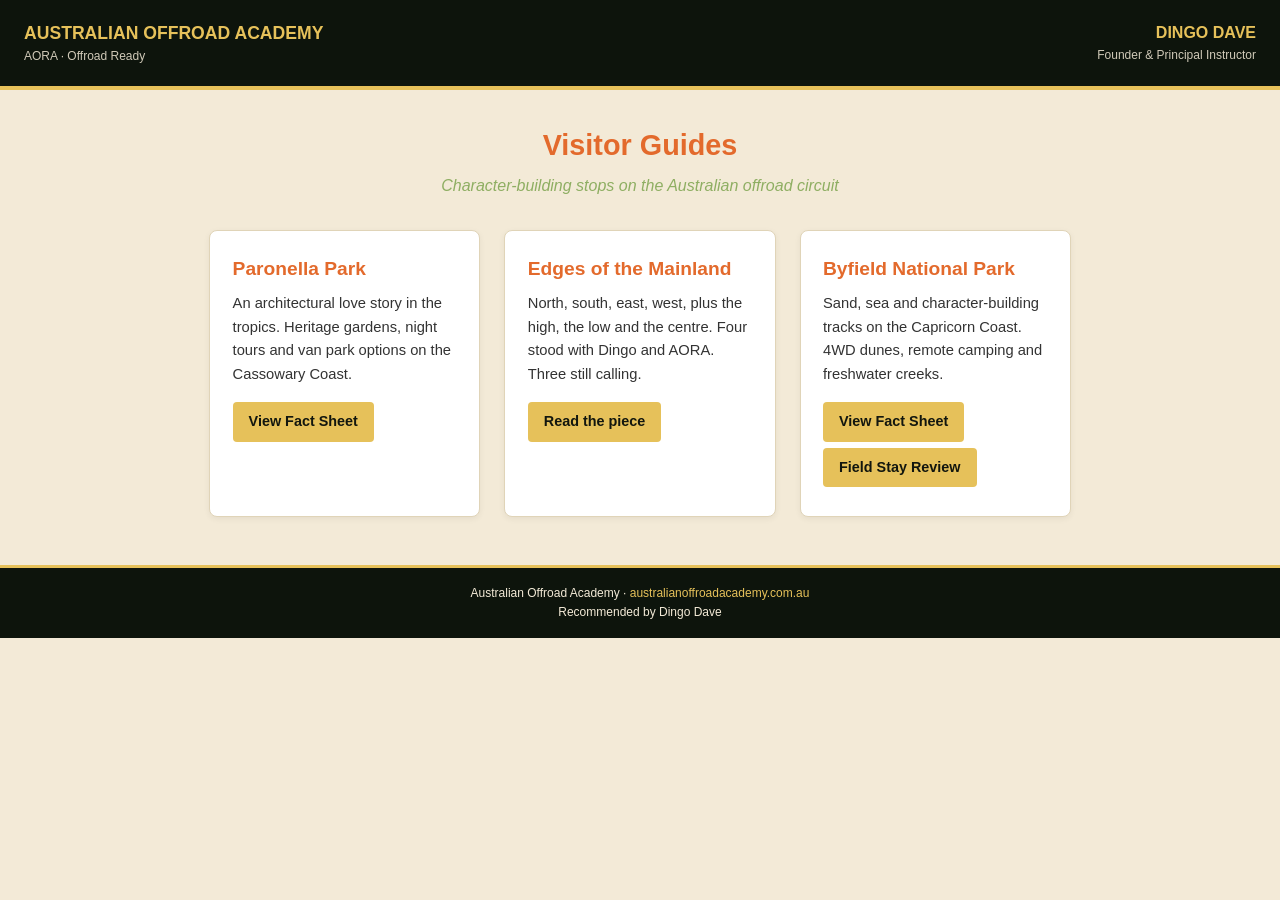
<file: index.html>
<!DOCTYPE html>
<html lang="en">
<head>
<meta charset="UTF-8">
<meta name="viewport" content="width=device-width, initial-scale=1.0">
<title>AORA Visitor Guides | Australian Offroad Academy</title>
<style>
  :root { --ink: #12160e; --parchment: #f3ead7; --gold: #e6c15a; --moss: #8eae62; --ember: #e36a2c; --dark: #0d140c; }
  * { box-sizing: border-box; margin: 0; padding: 0; }
  body { font-family: 'Helvetica Neue', Helvetica, Arial, sans-serif; background: var(--parchment); color: var(--ink); line-height: 1.6; }
  header { background: var(--dark); color: var(--parchment); padding: 1.2rem 1.5rem; border-bottom: 4px solid var(--gold); display: flex; justify-content: space-between; align-items: center; flex-wrap: wrap; }
  .brand { font-weight: bold; color: var(--gold); font-size: 1.1rem; }
  .sub { font-size: 0.75rem; opacity: 0.85; }
  .dd { text-align: right; }
  .dd strong { color: var(--gold); }
  main { max-width: 900px; margin: 2rem auto; padding: 0 1.2rem; }
  h1 { color: var(--ember); font-size: 1.8rem; margin-bottom: 0.3rem; text-align: center; }
  .tagline { text-align: center; color: var(--moss); font-style: italic; margin-bottom: 2rem; }
  .cards { display: grid; grid-template-columns: repeat(auto-fit, minmax(260px, 1fr)); gap: 1.5rem; }
  .card { background: white; border: 1px solid #e0d4b8; border-radius: 8px; padding: 1.4rem; box-shadow: 0 2px 6px rgba(0,0,0,0.06); }
  .card h2 { color: var(--ember); font-size: 1.2rem; margin-bottom: 0.5rem; }
  .card p { font-size: 0.92rem; margin-bottom: 1rem; color: #333; }
  .btn { display: inline-block; background: var(--gold); color: var(--ink); text-decoration: none; padding: 0.5rem 1rem; border-radius: 4px; font-weight: bold; font-size: 0.9rem; margin-right: 0.5rem; margin-bottom: 0.4rem; }
  .btn:hover { background: #f0d070; }
  footer { background: var(--dark); color: var(--parchment); text-align: center; padding: 1rem; font-size: 0.75rem; margin-top: 3rem; border-top: 3px solid var(--gold); }
  footer a { color: var(--gold); text-decoration: none; }
</style>
</head>
<body>
<header>
  <div><div class="brand">AUSTRALIAN OFFROAD ACADEMY</div><div class="sub">AORA · Offroad Ready</div></div>
  <div class="dd"><div><strong>DINGO DAVE</strong></div><div class="sub">Founder & Principal Instructor</div></div>
</header>
<main>
  <h1>Visitor Guides</h1>
  <p class="tagline">Character-building stops on the Australian offroad circuit</p>
  <div class="cards">
    <div class="card">
      <h2>Paronella Park</h2>
      <p>An architectural love story in the tropics. Heritage gardens, night tours and van park options on the Cassowary Coast.</p>
      <a class="btn" href="Paronella_Park_AORA_DingoDave_Fact_Sheet.pdf" target="_blank">View Fact Sheet</a>
    </div>
    <div class="card">
      <h2>Edges of the Mainland</h2>
      <p>North, south, east, west, plus the high, the low and the centre. Four stood with Dingo and AORA. Three still calling.</p>
      <a class="btn" href="edges/">Read the piece</a>
    </div>
    <div class="card">
      <h2>Byfield National Park</h2>
      <p>Sand, sea and character-building tracks on the Capricorn Coast. 4WD dunes, remote camping and freshwater creeks.</p>
      <a class="btn" href="Byfield_National_Park_AORA_DingoDave_Fact_Sheet.pdf" target="_blank">View Fact Sheet</a>
      <a class="btn" href="Byfield_Field_Stay_Review_AORA_DingoDave.pdf" target="_blank">Field Stay Review</a>
    </div>
  </div>
</main>
<footer>Australian Offroad Academy · <a href="https://www.australianoffroadacademy.com.au">australianoffroadacademy.com.au</a><br>Recommended by Dingo Dave</footer>
</body>
</html>
</file>
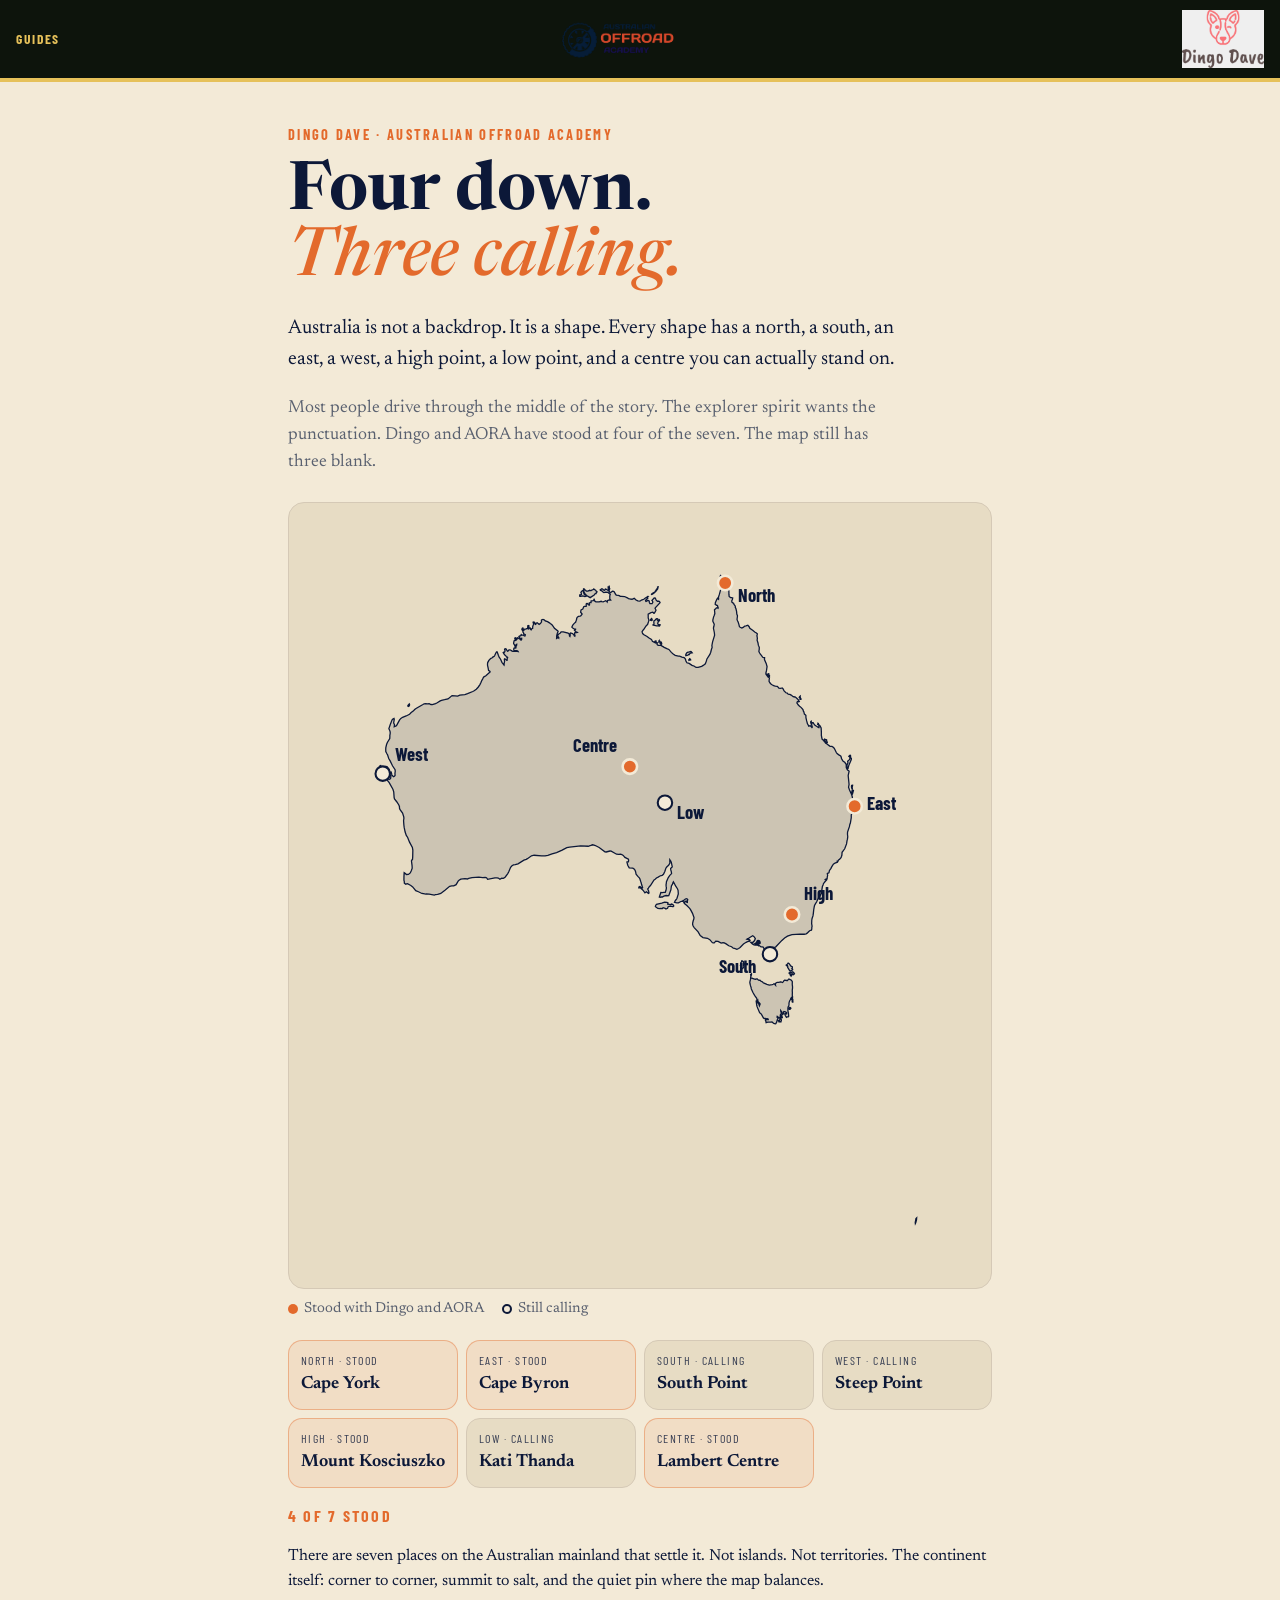
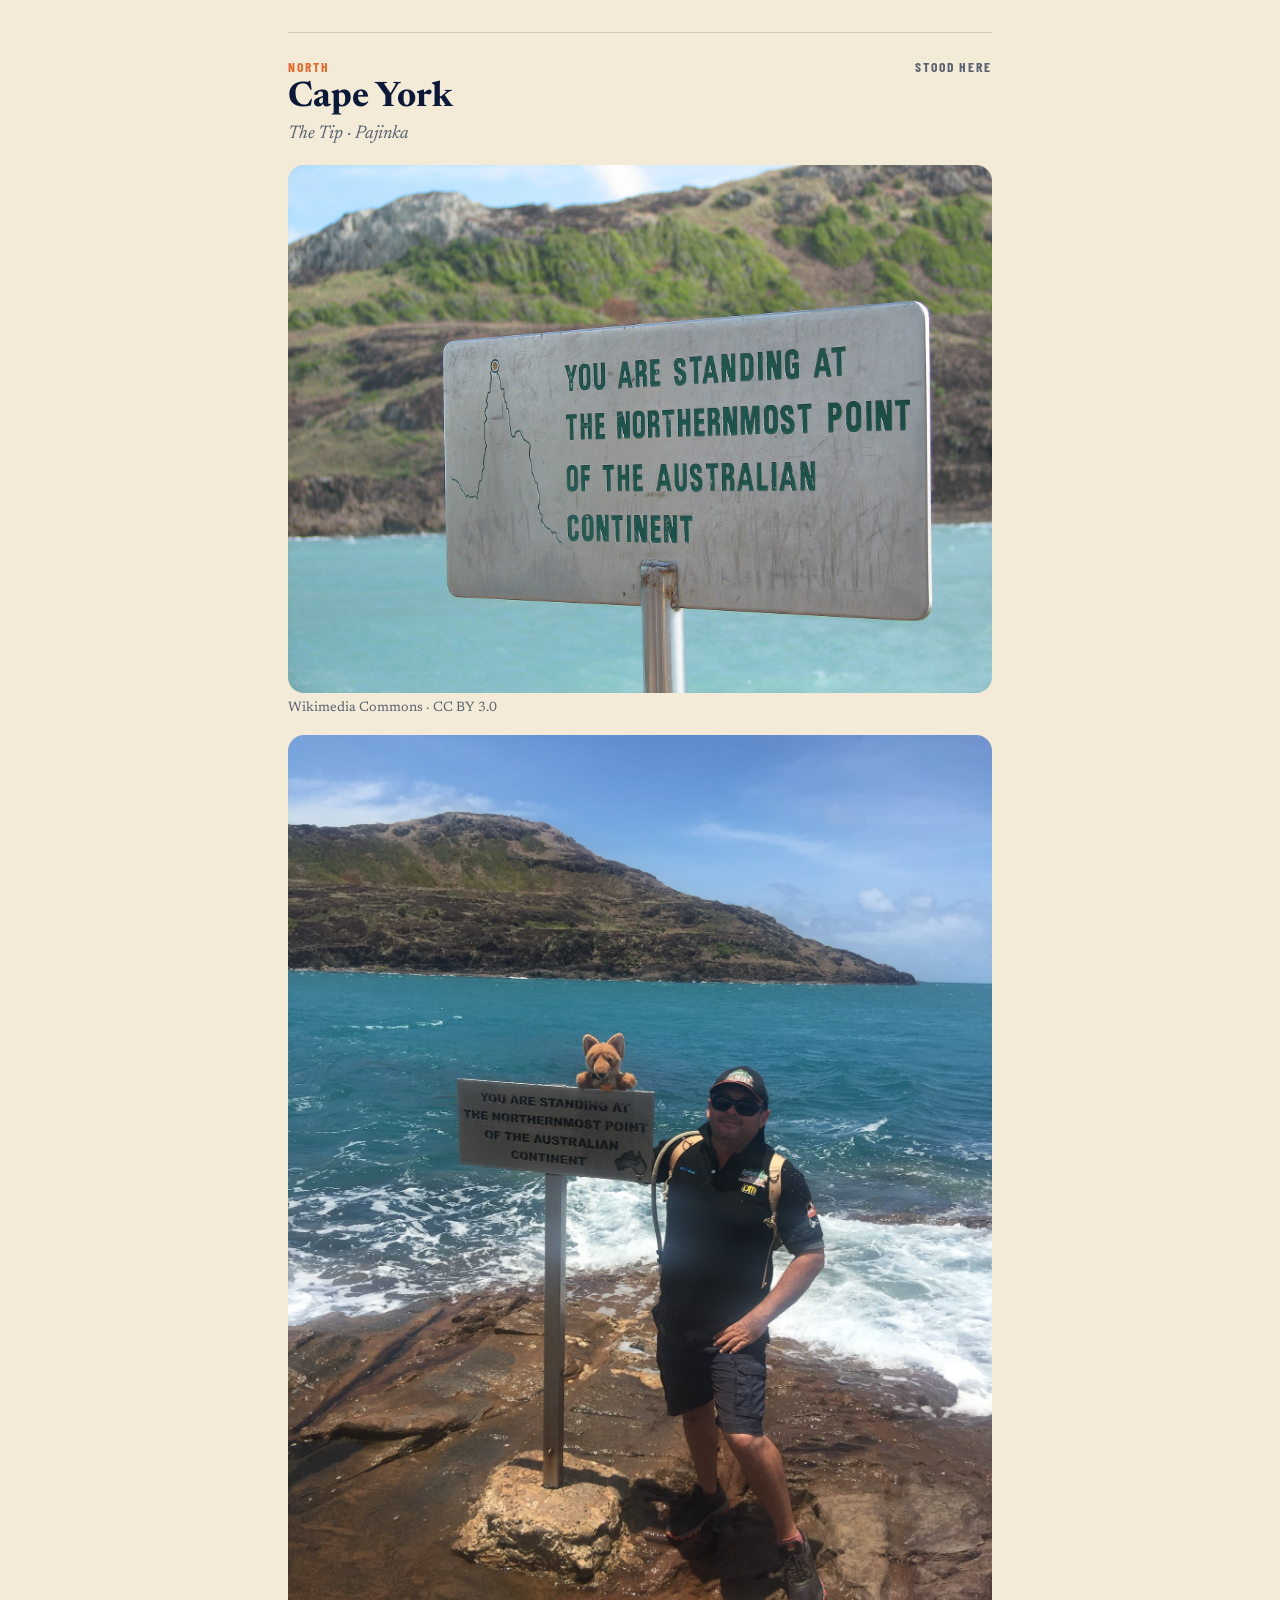
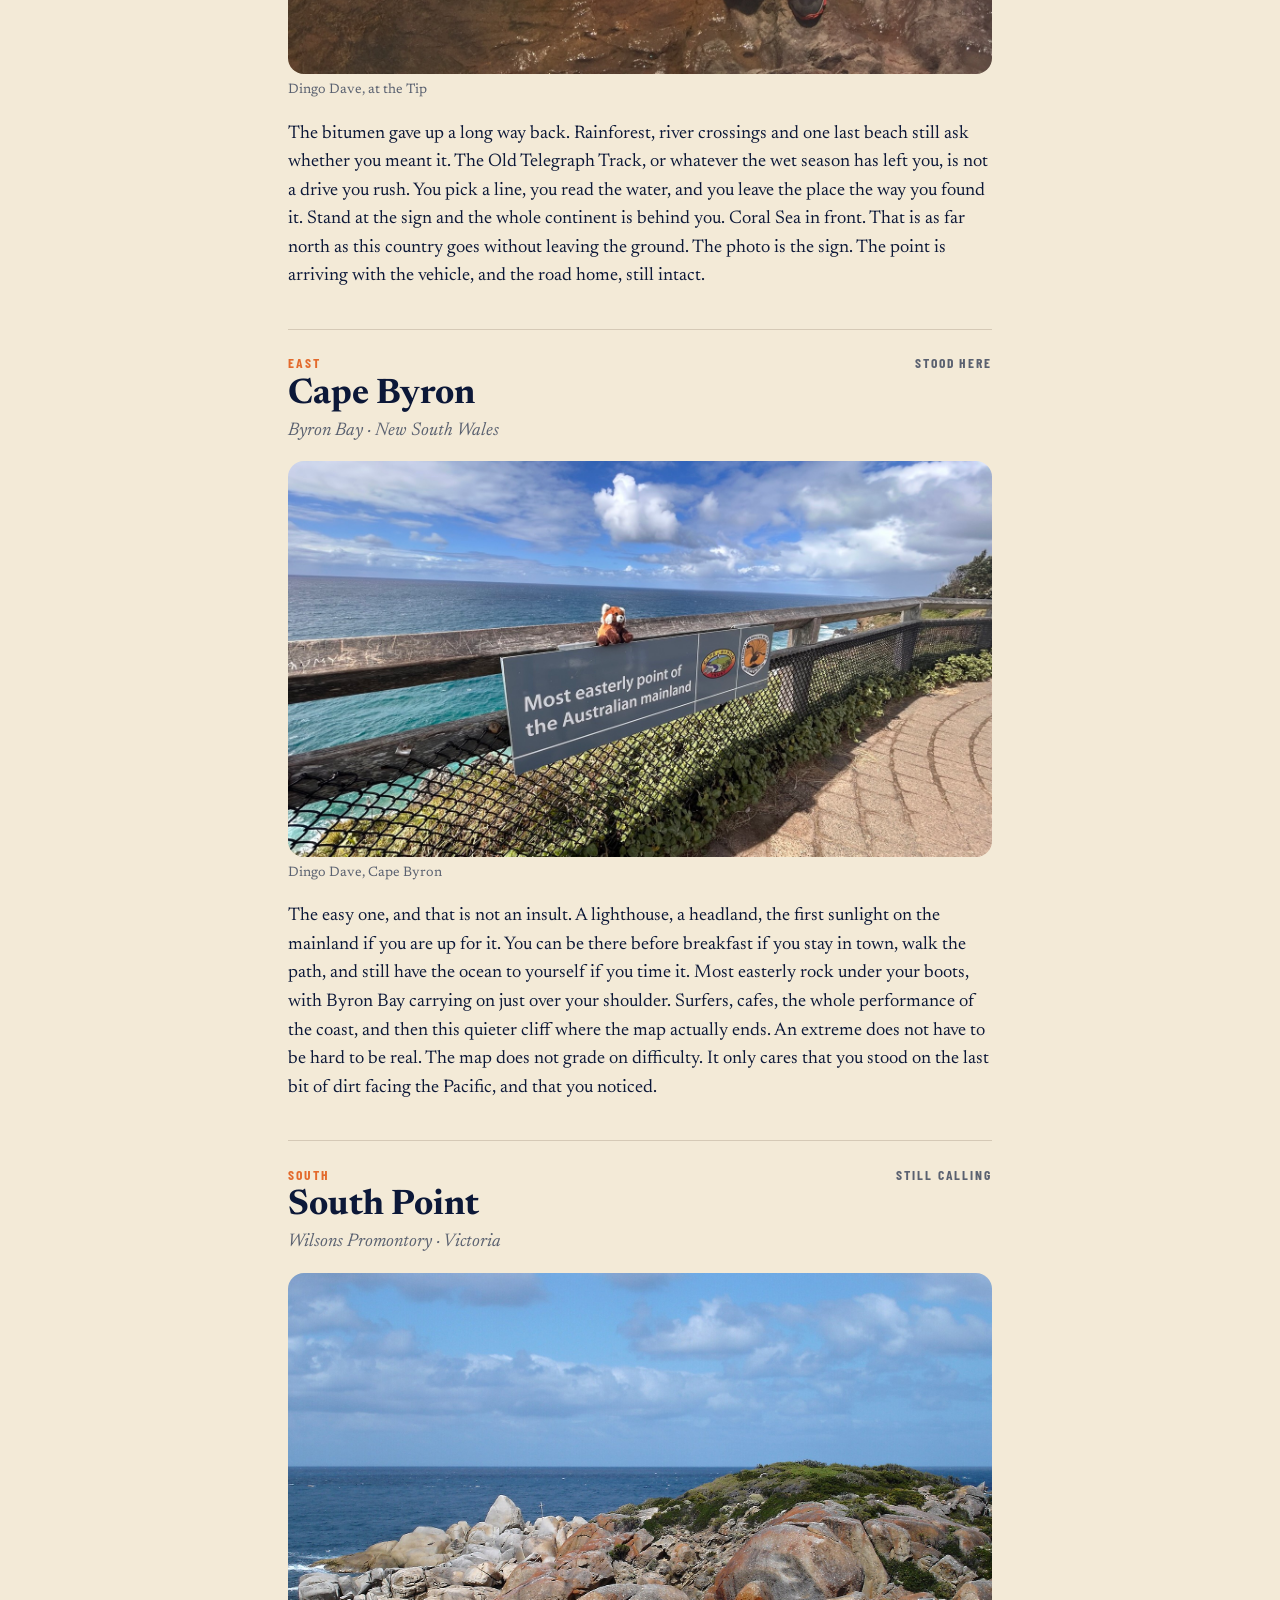
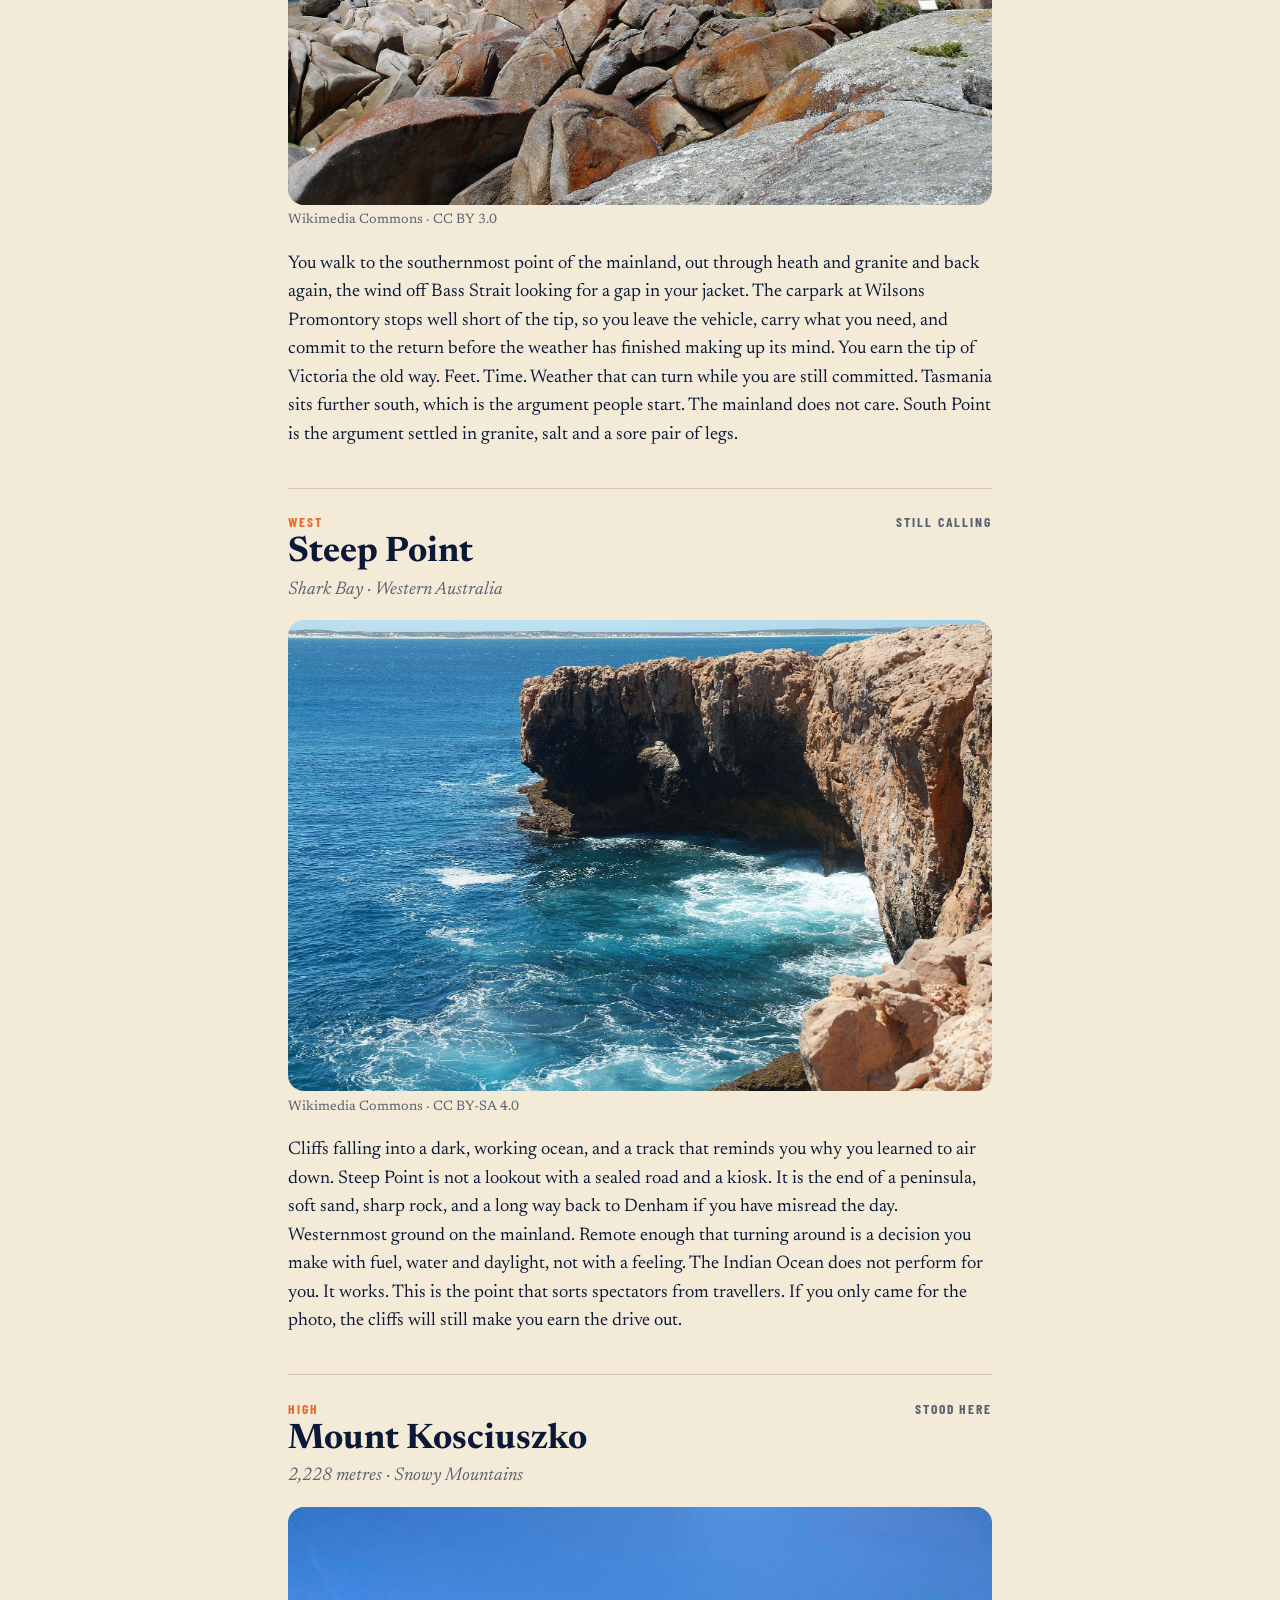
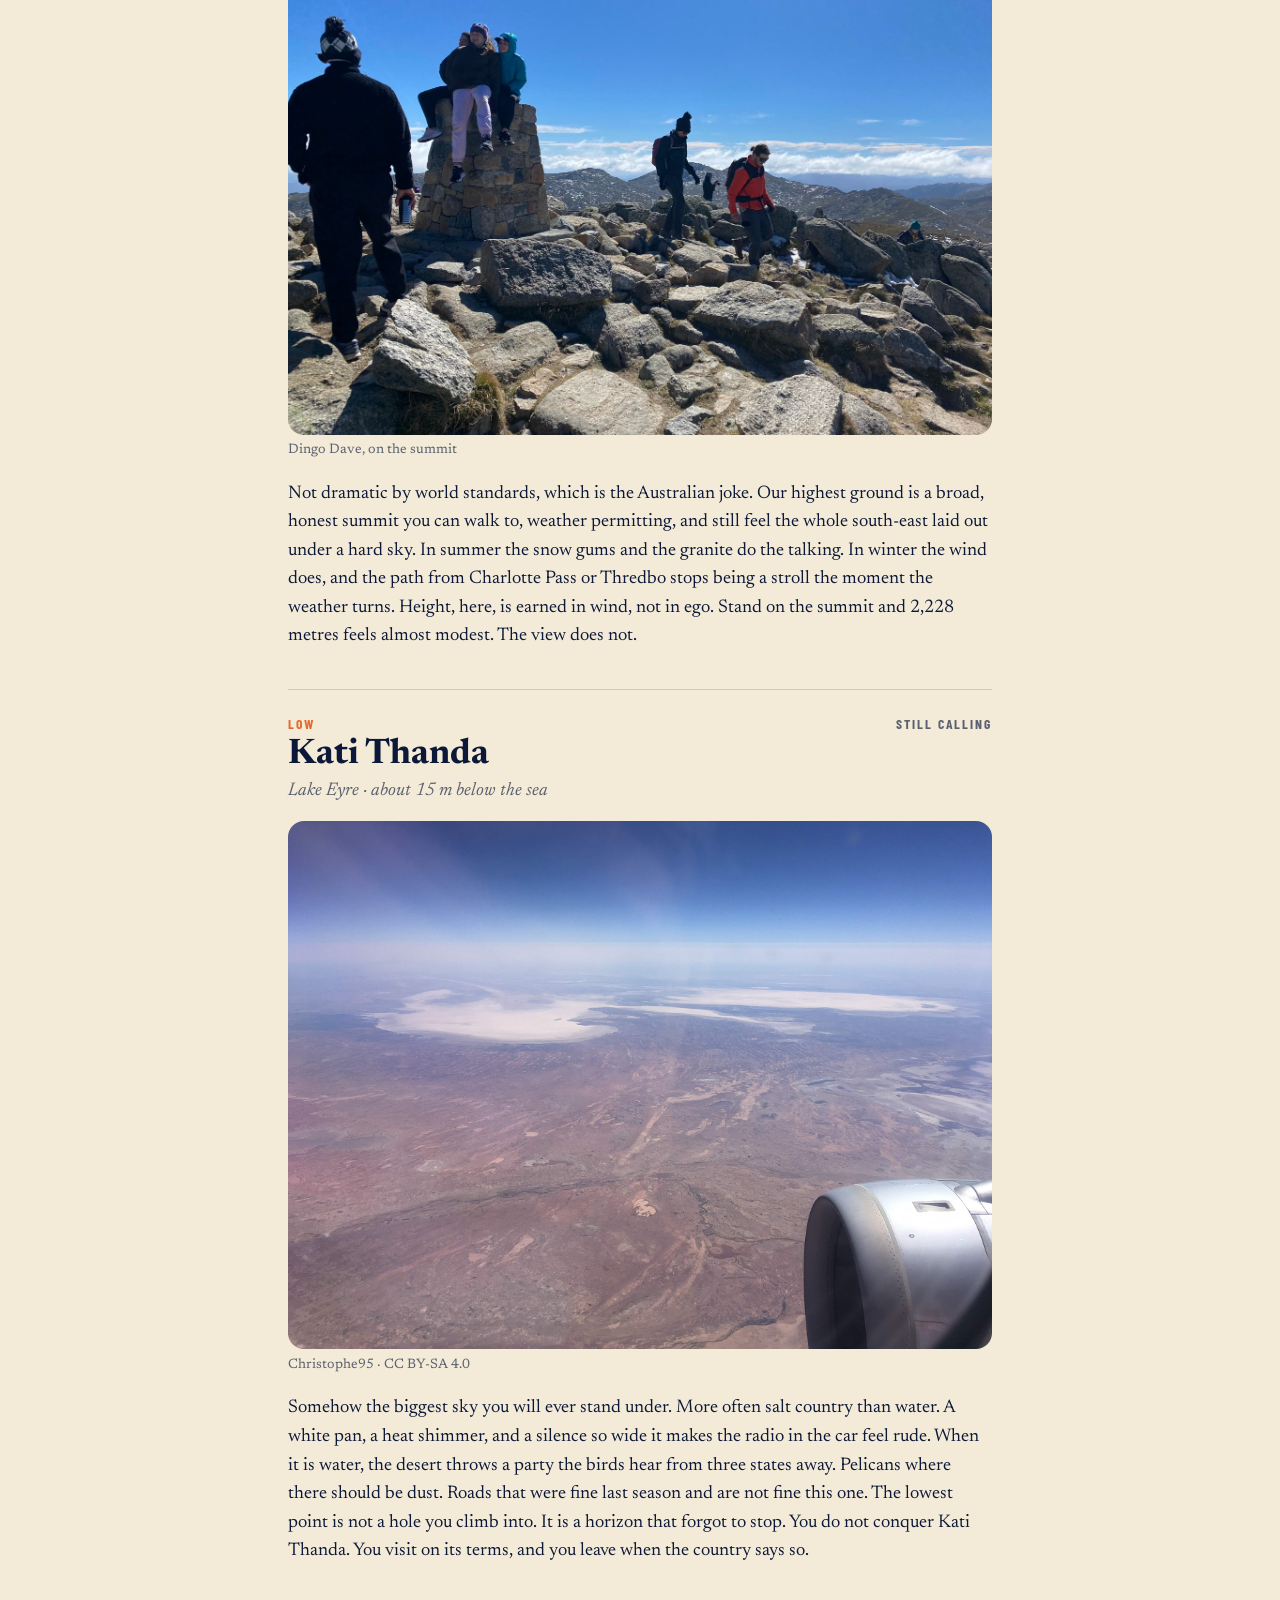
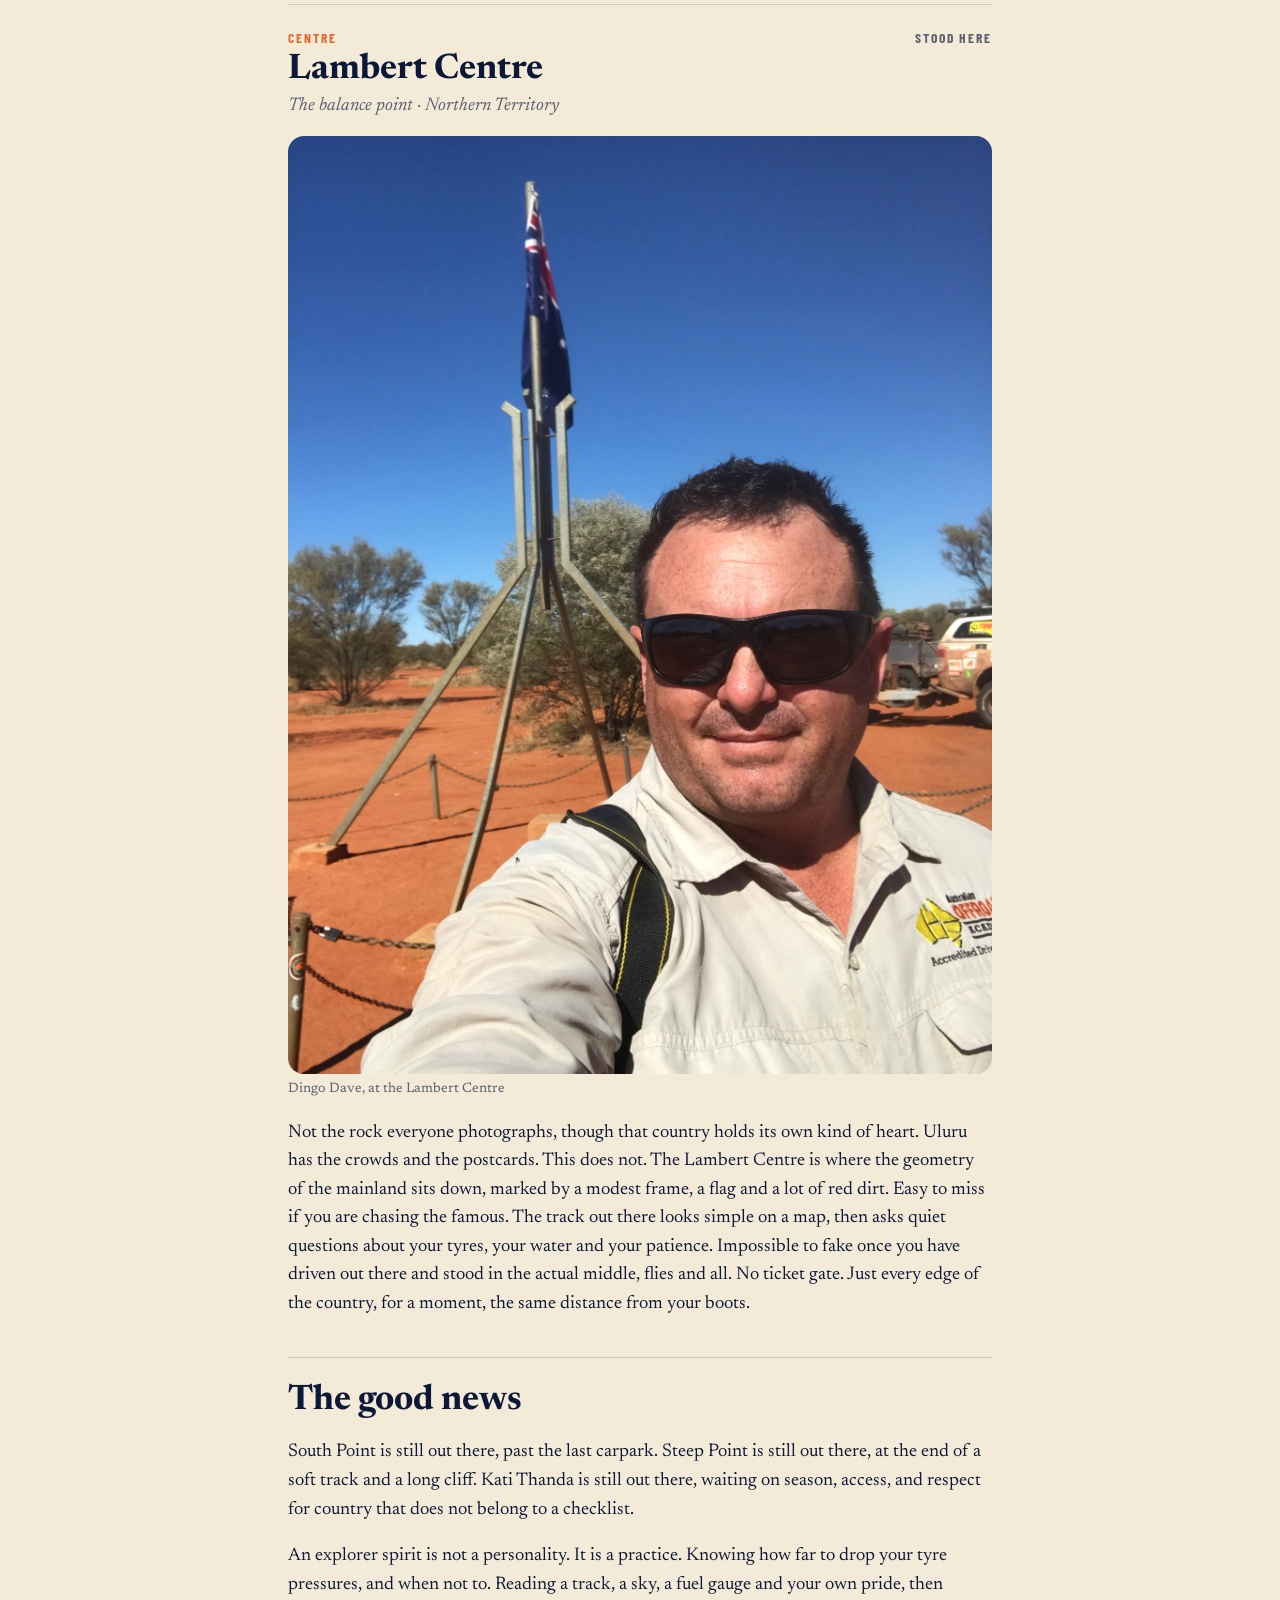
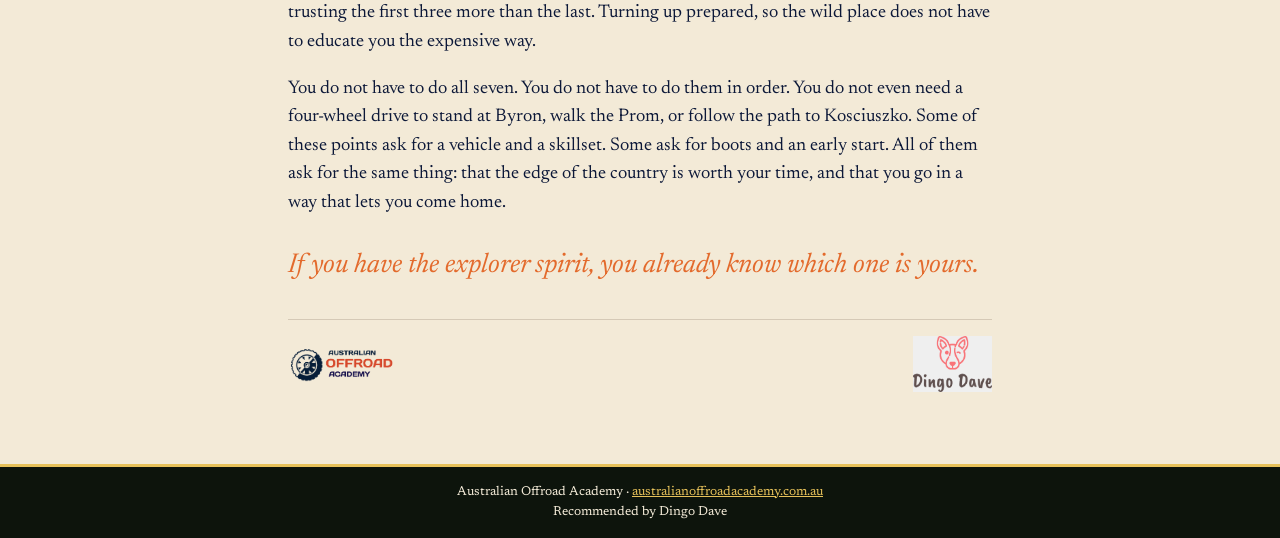
<file: edges/index.html>
<!DOCTYPE html>
<html lang="en">
<head>
<meta charset="UTF-8">
<meta name="viewport" content="width=device-width, initial-scale=1">
<title>Four Down. Three Calling. | Australian Offroad Academy</title>
<meta name="description" content="Stand at the north, south, east, west, high, low and centre of the Australian mainland. Four down. Three calling.">
<link rel="preconnect" href="https://fonts.googleapis.com">
<link rel="preconnect" href="https://fonts.gstatic.com" crossorigin>
<link href="https://fonts.googleapis.com/css2?family=Barlow+Condensed:wght@600;700&family=Newsreader:ital,opsz,wght@0,6..72,500;0,6..72,650;1,6..72,500&display=swap" rel="stylesheet">
<style>
  :root { --ink:#0c1838; --paper:#f3ead7; --paper2:#e7dcc4; --line:#d5c9b6; --gold:#e6c15a; --ember:#e36a2c; --muted:#5a6170; --dark:#0d140c; }
  * { box-sizing: border-box; }
  html { scroll-behavior: smooth; }
  body { margin:0; background:var(--paper); color:var(--ink); font-family:"Newsreader", Georgia, serif; line-height:1.55; }
  header { position:sticky; top:0; z-index:2; background:var(--dark); color:var(--paper); border-bottom:4px solid var(--gold); display:flex; justify-content:space-between; align-items:center; gap:12px; padding:10px 16px; }
  header img { height:46px; width:auto; }
  header .dingo { height:58px; }
  a.back { color:var(--gold); font-family:"Barlow Condensed", sans-serif; letter-spacing:.12em; text-transform:uppercase; font-size:.85rem; text-decoration:none; font-weight:700; }
  main { max-width:740px; margin:0 auto; padding:28px 18px 72px; }
  .eyebrow { font-family:"Barlow Condensed", sans-serif; letter-spacing:.16em; text-transform:uppercase; color:var(--ember); font-weight:700; font-size:.9rem; }
  h1 { font-size:clamp(2.6rem, 8vw, 4.2rem); line-height:.98; font-weight:650; margin:.35rem 0 1rem; }
  h1 em { display:block; color:var(--ember); font-weight:500; }
  .lede { font-size:1.25rem; max-width:38rem; }
  .quiet { color:var(--muted); font-size:1.1rem; max-width:38rem; }
  figure.map { margin:1.6rem 0 .4rem; }
  .mapbox { background:var(--paper2); border:1px solid var(--line); border-radius:16px; overflow:hidden; }
  svg { width:100%; height:auto; display:block; }
  .land { fill:rgba(12,24,56,.12); stroke:var(--ink); stroke-width:1.25; }
  .pin-label { font-family:"Barlow Condensed", sans-serif; font-size:18px; font-weight:700; fill:var(--ink); }
  circle.stood { fill:var(--ember); stroke:var(--paper); stroke-width:2.5; }
  circle.calling { fill:var(--paper); stroke:var(--ink); stroke-width:2; }
  .legend { display:flex; flex-wrap:wrap; gap:8px 18px; color:var(--muted); font-size:.9rem; margin:.6rem 0 1.2rem; }
  .dot { width:10px; height:10px; border-radius:50%; display:inline-block; margin-right:6px; vertical-align:middle; }
  .dot.s { background:var(--ember); }
  .dot.c { background:var(--paper); border:2px solid var(--ink); }
  nav.jumps { display:grid; grid-template-columns:1fr 1fr; gap:8px; }
  @media (min-width:720px) { nav.jumps { grid-template-columns:repeat(4,1fr); } }
  a.jump { display:flex; flex-direction:column; min-height:64px; justify-content:center; text-decoration:none; color:var(--ink); border:1px solid var(--line); background:var(--paper2); border-radius:14px; padding:10px 12px; }
  a.jump.stood { background:rgba(227,106,44,.1); border-color:rgba(227,106,44,.4); }
  a.jump span { font-family:"Barlow Condensed", sans-serif; letter-spacing:.12em; text-transform:uppercase; font-size:.75rem; opacity:.8; }
  a.jump strong { font-weight:650; font-size:1.1rem; margin-top:2px; }
  .score { font-family:"Barlow Condensed", sans-serif; letter-spacing:.14em; text-transform:uppercase; color:var(--ember); font-weight:700; }
  section { border-top:1px solid var(--line); margin-top:2.4rem; padding-top:1.4rem; scroll-margin-top:88px; }
  .kicker { display:flex; justify-content:space-between; gap:12px; font-family:"Barlow Condensed", sans-serif; letter-spacing:.14em; text-transform:uppercase; font-size:.85rem; font-weight:700; }
  .kicker span:first-child { color:var(--ember); }
  .kicker span:last-child { color:var(--muted); }
  h2 { font-size:2.2rem; line-height:1.05; margin:.2rem 0; }
  .where { font-style:italic; color:var(--muted); margin:0; }
  figure { margin:1rem 0; }
  figure img { width:100%; border-radius:16px; display:block; }
  figcaption { color:var(--muted); font-size:.85rem; margin-top:.35rem; }
  section p { font-size:1.15rem; }
  .close { font-size:1.7rem; font-style:italic; color:var(--ember); }
  footer { background:var(--dark); color:var(--paper); text-align:center; padding:1rem; font-size:.8rem; border-top:3px solid var(--gold); }
  footer a { color:var(--gold); }
  .endmarks { display:flex; justify-content:space-between; align-items:center; border-top:1px solid var(--line); margin-top:2rem; padding-top:1rem; }
  .endmarks img { height:42px; }
  .endmarks .dingo { height:56px; }
</style>
</head>
<body>
<header>
  <a class="back" href="../">Guides</a>
  <img src="brand/aora-logo.png" alt="Australian Offroad Academy">
  <img class="dingo" src="brand/dingo-dave.webp" alt="Dingo Dave">
</header>
<main>
  <p class="eyebrow">Dingo Dave · Australian Offroad Academy</p>
  <h1>Four down. <em>Three calling.</em></h1>
  <p class="lede">Australia is not a backdrop. It is a shape. Every shape has a north, a south, an east, a west, a high point, a low point, and a centre you can actually stand on.</p>
  <p class="quiet">Most people drive through the middle of the story. The explorer spirit wants the punctuation. Dingo and AORA have stood at four of the seven. The map still has three blank.</p>
  <figure class="map">
    <div class="mapbox">
      <svg viewBox="0 0 680 760" role="img" aria-label="Map of Australia with the seven mainland points">
        <path class="land" d="M429.81,92.01L429.52,93.41L428.98,94.5L428.91,95.15L429.04,96.04L429.95,96.71L430.66,97.13L431.06,98.3L432.33,99.93L432.28,101.05L432.96,102.43L433.58,105.2L433.77,107.63L434.42,109.25L433.99,112.71L434.45,114.12L435.06,115.29L435.78,117.63L436.33,119.78L437.08,120.39L438.65,121.11L440.28,120.31L441.46,119.23L442.72,118.97L444.43,118.42L445.71,119.85L446.4,121.45L449.43,123.58L451.11,124.94L452.41,125.71L453.63,126.72L453.51,127.72L453.22,128.52L453.5,129.76L453.69,131.21L453.44,132.96L454.32,135.6L454.62,137.7L455.55,139.76L455.48,141.88L455.31,142.68L455.19,143.88L455.92,145.36L456.59,146.45L457.59,147.64L458.9,149.45L459.84,149.82L460.68,149.84L460.56,151.71L462.23,155.38L463.09,158.39L462.51,162.45L461.93,164.8L462.03,165.96L464.19,168.78L465.43,169.3L465.19,170.65L465.02,172.73L466,174.35L467.1,175.56L468.3,176.29L469.48,176.86L471.03,177.44L472.99,177.68L474.01,178.6L474.53,179.32L476.1,179.58L476.82,179.44L477.69,179.14L478.28,179.64L478.72,180.29L479.58,182.08L481.34,183.84L482.6,184.14L483.3,185.03L484.3,185.28L485.17,185.39L486.4,186.07L488.4,187.65L490.2,187.91L491.03,188.35L492.83,190.09L493.52,191.01L494.24,192.39L493.34,192.52L492.5,192.23L491.97,193.59L493.17,195.46L494.56,196.79L496.23,198.19L497.86,200.17L498.27,201.69L498.71,202.28L499.26,204.43L500.67,205.67L500.74,207.94L501.46,211.08L502.27,213.94L502.83,214.8L503.49,216.17L504.26,215.99L504.83,215.55L505.94,216.91L506.55,217.51L506.9,217.16L506.18,214.55L506.63,213.04L507.07,212.85L507.7,212.8L508.45,214.03L509.49,215.34L511.41,216.52L512.95,217.62L513.38,217.58L513.21,216.73L513.26,215.48L513.87,215.27L514.43,215.9L515.46,217.83L515.68,221.83L515.68,225.18L516.36,228.65L517.35,229.56L518,230.42L519.12,231.58L519.87,232.66L520.8,233.17L523.78,235.48L524.63,235.75L525.93,235.81L527.52,236.85L528.32,237.82L530.05,241.45L530.89,242.73L532.61,244L533.41,244.41L534.57,245.28L534.99,246.54L535.09,247.29L535.78,248.64L536.81,250.26L538.33,251.16L539.74,253.13L539.82,256.34L540.54,257.94L541.03,258.62L542.13,259.28L542.58,259.8L541.66,264.07L542.54,272.65L542.03,275.33L542.95,278.01L545.07,282.64L545.55,284.29L545.85,286.22L547.21,288.68L547.14,292.44L547.68,294.23L547.54,296.57L545.93,299.1L544.64,302.2L544.63,304.88L543.79,310.02L543.24,311.4L542.84,313.56L541.06,318.79L540.98,320.85L541.25,323.31L540.96,325.67L540.51,327.28L540.08,330.27L538.29,334.93L535.74,338.38L535.58,341.01L535.25,342.18L534.73,343.63L533.16,345.22L532.22,345.9L531.86,346.84L530.96,346.84L530.94,347.13L531.54,347.42L531.28,347.9L528.91,348.74L527.31,349.83L525.68,352.49L524.99,353.88L524.12,355.22L523.59,355.85L523.36,356.52L523.01,358.2L522.17,358.51L521.43,359.01L521.77,360.61L521.39,362.46L521.29,363.7L520.89,364.5L520.41,364.21L520.03,364.34L519.54,364.77L520.29,364.91L520.74,365.11L519.15,366.92L517.68,368.76L517.31,369.98L516.68,371.52L516.12,374.95L515.66,376.92L515.97,378.32L515.92,378.58L515.58,378.69L515.37,378.5L514.71,378.98L514.53,379.46L514.8,380.06L514.99,380.26L514.91,380.55L514.63,380.86L514,380.86L513.25,381.36L511.06,386.49L510.14,387.85L509.04,389.96L508.63,391.87L508.29,393.96L507.91,397.49L507.55,399.98L506.7,402.41L506.39,404.14L506.28,407.46L506.68,409.98L506.42,411.33L506.41,412.62L506.08,413.82L504.69,414.1L503.55,415.08L501.93,416.69L500.98,417.28L498.92,417.73L494.91,417.53L487.22,418.13L485.73,418.5L482.86,419.61L480.09,421.35L477.43,423.7L471.35,430.11L466.59,430.81L465.69,430.81L464.97,430.63L464.13,431.03L464.11,431.83L464.89,432.67L465.47,433.45L466.49,432.37L466.94,432.67L467.11,434.66L467.13,435.93L466.83,436.62L466.19,437.1L465.51,436.79L465.42,436.1L464.54,434.47L463.46,433.04L462.46,432.58L461.88,433.06L460.94,433.56L460.15,431.74L459.31,430.16L458.19,429.99L457.22,430.01L456.42,429.33L454.86,428.26L455.17,427.42L455.6,426.54L456.5,426.22L456.23,425.03L455.75,424.06L454.52,423.8L453.68,423.97L453.19,424.74L452.54,426.07L449.92,427.76L448.65,426.83L447.19,425.44L447.9,425.55L449.38,425.5L450.61,424.27L451.13,423.5L451.73,421.87L450.94,420.71L450.21,419.87L449.15,419.12L445.17,421.66L444.34,422.03L443.55,422.52L444.93,422.94L445.74,422.82L446.6,423.57L445.23,424.64L444.14,424.92L442.8,425.56L440.23,427.2L436.96,430.62L435.55,431.6L433.88,432.39L431.62,431.47L430.35,431.26L428.73,429.85L425.99,428.91L423.41,427.05L421.65,426.11L420.39,425.9L418.62,426.3L415.65,424.63L413.4,424.45L411.92,426.13L410.76,426.01L410,425.78L407.63,423.02L405.33,421.66L401,420.96L398.33,419.08L396.31,415.44L392.5,411.31L391.48,409.8L391.01,408.33L390.97,407.17L391.48,404.95L392.19,402.77L392.31,401.56L390.86,397.47L388.82,393.63L387.89,392.42L385.39,389.87L383.05,387.95L382.46,386.95L382.28,386.44L383.38,386.68L383.9,385.91L384.64,385.64L385.23,386.67L385.9,386.86L385.92,385.12L386.3,384.3L386.04,383.92L385.82,383.59L384.8,383.2L383.69,383.79L382.83,384.53L381.67,385.16L381.22,385.83L380.04,385.85L379.57,386.02L377.23,387.3L375.73,387.33L373.42,386.88L374.18,385.13L375.09,384.09L375.85,382.9L377.11,378.74L376.87,375.15L376.26,373.68L374.32,370.72L373.44,368.9L372.34,367.02L371.8,368.11L371.47,369.26L370.42,370.93L369.91,374.65L367.85,380.38L366.44,380.45L365.23,380.22L363.12,380.87L361.67,381.67L360.38,381.67L359.67,381.92L358.73,381.71L360.2,377.25L361.49,377.37L362.89,377.19L363.53,377.26L364.46,377.21L365.17,375.16L365.61,372.87L365.33,371.4L365.23,369.88L365.5,368.14L365.62,366.9L367.39,362.79L368.86,360.67L370.57,358.98L370.36,357.39L369.82,355.4L369.67,353.87L370.48,353.39L371.25,352.43L370.35,348.08L369.79,346.78L368.89,345.49L368.87,347.16L368.97,348.78L367.72,350.87L366.1,352.36L365.04,353.77L364.04,356.97L362.72,359.67L361.51,360.67L360.43,360.89L359.33,361.31L357.6,362.39L355.93,363.3L354.69,364.49L353.61,365.11L350.12,370.56L348.52,372.38L348.19,373.12L347.52,373.74L347.65,374.6L348.19,375.19L348.73,377.63L348.41,378.15L347.84,377.88L346.41,376.52L345.5,377.02L344.77,377.57L342.89,375.08L342.11,374.49L341.12,373.49L340.06,372.63L339.61,372.53L338.85,372.71L338.92,372.03L339.45,371.49L339.91,371.36L340.76,372.16L341.74,372.87L342.28,372.93L342.54,372.64L341.61,369.83L340.98,367.37L340.69,366.64L339.93,364.16L339.55,363.43L337.93,361.68L336.2,359.63L335.73,357.16L335.1,355.59L334.29,354.6L333.03,353.72L329.57,353.39L328.13,350.88L327.3,347.78L327.96,347.58L328.73,347.54L328.98,346.57L328.81,345.1L325.38,343.27L323.76,341.36L322.39,340.53L321.1,340.21L319.4,340.28L317.27,340.22L312.14,337.19L310.91,337.1L307.24,338.04L306.01,337.87L300.43,333.74L296.73,331.78L295.51,331.41L293.91,331.08L292.62,331.55L291.71,332L289.84,332.51L282.46,332.18L276.13,332.82L271.83,333.25L269.1,333.82L264.58,336.28L259.18,338.66L254.78,339.79L250.74,341.29L248.07,341.73L244.63,341.92L237.37,341.2L234.9,341.73L230.95,344.53L229.78,345.21L227.55,345.98L221.82,349.58L219.17,350.36L217.46,350.6L216,351.37L214.67,352.9L212.88,357.19L211.76,359.22L209.3,362.48L207.68,363.56L206.08,363.41L204.3,364.54L202.72,363.35L201.46,363.12L199.44,363.22L192.37,364.59L191.35,362.99L190.06,362.75L187.61,362.83L183.95,362.35L177.28,362.95L174.07,363.61L172.8,364.2L170.44,363.82L166.43,364.36L165.02,365.27L163.96,366.08L161.88,369.73L159.59,370.94L157.71,370.98L155.61,371.26L151.37,374.79L147.03,378.22L145.57,378.59L143.95,379.16L141.83,379.44L140.78,379.75L135.83,378.87L132.69,378.77L128.75,378.24L125.36,376.56L122.76,375.58L119.82,371.89L118,370.52L114.76,368.85L113.82,368.91L113.07,369.37L111.72,368.19L111.68,366.68L111.32,365.4L111.35,362.04L111.55,358.12L112.74,359L113.67,359.86L115.67,359.81L117.44,358.34L118.45,356.18L119.33,353.76L119.2,351.19L118.61,346.69L119.01,345.74L119.61,345.36L119.81,343.12L119.96,336.28L119.51,333.71L116.75,328.52L114.94,324.02L113.62,322L112.5,318.75L111.56,314.25L111.27,311.97L110.97,307.8L111.3,305.44L111.16,304.06L110,300.3L107.43,296.79L107,295.5L107.01,294.15L106.4,292.56L104.32,289.38L102.19,286.63L101.84,285.3L101.44,279.78L100.65,277.28L97.05,270.94L92.8,265.5L91.65,263.29L91.12,262.54L91.42,262.44L91.9,262.73L92.43,263.27L92.69,263.32L92.94,262.87L92.91,261.84L93.06,261.26L93.43,261.58L93.86,262.74L95.21,265.75L95.6,267.28L97.32,267.75L97.85,267.35L98.48,266.55L98.67,264.43L97.8,263.47L97.01,263.06L95.69,261.49L94.83,258.97L93.5,256.65L93.52,255.83L94.13,255.22L95.13,255.55L96.05,256.88L97.09,258.13L96.92,260.3L96.76,260.9L96.85,261.4L97.21,261.88L97.68,262.26L98.2,261.71L98.68,260.43L98.97,260.6L99.68,263.5L100.24,264.3L101.35,265.21L102.32,264.5L102.76,263.89L102.62,261.84L102.91,259.86L102.75,258.39L100.25,254.54L97.98,249.81L96.61,247.45L95.46,243.92L94.72,242.7L93.75,240.72L93.7,238.47L93.79,236.97L94.57,233.72L95.28,232.03L97.59,228.16L97.7,226.49L97.67,225.23L98.01,223.31L98.02,221.97L97.71,220.72L96.75,218.58L98.01,214.84L99.86,210.05L100.59,209.35L101.73,208.71L101.94,209.7L101.38,213.01L102.18,214.74L101.93,216.69L102.65,216.36L103.76,215.98L104.59,214.96L105.04,213.98L107.14,210.09L108.34,208.65L110.03,207.58L113.45,206.3L116.77,204.62L118.35,203L120.33,201.59L121.71,200.07L123.04,199.03L129.75,195.2L130.89,194.48L132.36,194.39L134.15,194.52L135.77,194.32L137.51,195.19L138.79,195.29L141.93,194.34L143.6,193.5L146.48,191.65L147.75,191.12L150.67,190.53L153.98,189.75L157.97,186.55L160.84,186.75L163.4,187.06L165.46,186.1L170.3,185.52L172.98,184.71L178,182.58L179.35,181.86L181.4,180.34L183.19,178.45L184.95,175.9L186.03,173.61L186.49,172.43L187.52,170.57L188.23,169.09L188.79,168.39L190.73,167.4L193.62,164.61L194.56,164.05L194.74,163.15L194.12,162.66L193.34,162.34L192.82,159.4L192.33,157.37L192.28,155.94L192.47,154.58L193.61,152.48L194.42,151.58L195.54,150.53L196.56,150.2L197.42,149.28L198.8,148.37L199.38,147.46L200.24,145.6L201.02,144.19L201.63,144.24L202.8,147.52L203.56,149.26L204.96,151.31L206.28,154.34L207.36,155.72L207.89,156.62L208.31,157.04L208.41,156.46L208.3,155.79L208.82,153.47L208.58,151.85L208.66,151.23L208.93,150.97L209.45,151.15L210.47,152.06L210.98,152.38L211.34,152.3L211.32,150.84L211.83,149.92L211.63,149.28L210.74,149.32L210.37,148.53L209.64,147.62L208.81,146.96L207.8,145.46L207.49,144.87L207.89,144.6L208.52,144.64L209.02,143.99L209.26,143.13L208.81,141.73L209.27,141.21L210.19,141.36L211.66,143.59L212.29,143.37L212.81,142.47L213.75,142.21L214.71,142.38L215.35,143.02L216.64,143.66L218.36,143.59L219.23,143.75L221.07,143.64L221.97,143.83L221.8,143.49L220.81,143.08L219.69,143L218.38,143.04L217.82,142.61L217.63,141.49L217.95,140.67L218.16,140.32L219.01,140.47L219.76,140.43L219.85,139.34L220.12,138.37L220.57,137.57L220.57,136.82L220.1,137.02L218.94,138.78L218.39,137.34L217.56,136.26L217.73,134.71L218.21,133.16L218.96,132.94L219.59,133.19L220.52,132.28L221.05,131.59L220.93,131.02L221.07,130.58L221.72,130.72L224.22,132.11L224.73,132.84L225.25,132.56L225.42,131.76L225.36,130.97L224.81,131.09L223.51,131.01L223.22,130.56L223.33,130.19L222.72,129.26L223.57,128.67L224.3,128.63L224.8,128.22L224.81,127.67L224.97,127.43L225.36,127.76L226.67,127.91L227.95,128.63L228.56,128.78L228.78,128.4L228.87,127.56L227.29,126.73L227.24,125.92L226.58,124.97L226.56,124.05L227.55,123.27L227.75,122.52L228.33,122.22L229.46,122.21L230.23,121.57L231.09,121.35L231.3,119.93L231.28,118.96L231.63,118.71L232.5,119.11L232.23,120.24L232.23,121.31L232.01,121.89L232.34,121.84L232.54,121.6L232.88,120.89L233.79,121.18L234.02,121.94L234.14,122.68L234.6,122.92L235.22,121.78L236.07,121.48L236.02,120.04L236.34,119.01L236.44,118.24L236.97,117.86L237.09,117.05L236.66,116.48L236.44,115.45L237.18,115.23L237.91,115.74L238.41,117.04L238.75,117.62L239.21,117.3L239.48,116.44L240.38,115.94L241.28,116.64L242.27,117.59L243.5,116.76L244.65,115.2L244.46,114.24L244.59,113.26L246.03,112.74L247.19,113.12L248.24,114.17L250.43,114.96L252.29,116.08L253.12,116.82L254.72,117.99L255.74,119.2L257.15,121.37L260.45,124.01L260.67,124.48L260.22,125.36L259.82,126.49L259.32,128.41L259.2,131.23L259.68,131.03L260.17,130.02L260.69,130.23L261.29,130.87L261.34,130.25L260.98,129.88L260.37,128.58L260.39,127.89L260.88,127.33L261.64,126.67L262.46,126.23L262.97,125.85L263.04,125.38L263.81,124.9L264.92,124.75L265.59,124.82L270.36,126.03L271.57,127.24L271.69,128.73L272.14,129.26L272.39,128.32L272.35,126.28L272.73,125.88L274.01,126.19L274.89,126.6L276.11,127.93L276.34,128.59L276.88,129.01L277.05,128.4L276.8,127.52L276.63,126.51L276.9,125.64L278.33,125.57L279.29,125.38L278.83,125.04L278.22,124.92L277.19,124.12L276.54,123.26L277.6,122.42L277.59,122.21L276.57,122.24L275.17,121.42L273.98,120.29L274.89,118.2L276.7,116.16L277.72,115.48L277.82,114.8L278.31,113.53L278.62,112.46L278.71,111.63L279.18,110.75L280.3,109.92L281.82,109.63L282.53,109.31L283.25,108.54L283.93,107.61L282.52,105.79L282.64,104.79L282.9,103.61L284.59,102.75L285.52,100.49L286.13,100.15L287.46,100.22L287.97,100.02L287.88,98.22L288.03,97.52L288.59,97.24L289.31,97.48L289.77,98.26L290.79,98.98L291.14,98.59L290.97,97.8L290.87,96.78L291.8,96.56L292.56,96.5L292.63,95.67L292.51,95.01L292.81,94.73L294.77,94.59L295.29,93.91L295.58,93.32L295.83,93.65L296.15,94.96L297.24,95.74L300.49,95.75L302.32,95.22L303.09,95.53L304.31,95.78L305.64,95.16L306.44,94.69L307.78,95.3L308.22,95.95L308.57,94.57L309.35,94.1L310.18,93.81L311.22,94.04L311.63,93.96L310.7,92.94L310.76,92.02L310.7,90.64L310.86,89.39L311.2,88.49L308.95,86.67L306.72,86.4L305.09,86.78L304.4,86.48L302.96,85.03L301.58,84.5L301.46,84.14L303.15,83.1L303.79,83.27L304.78,84.25L305.34,84.6L305.82,84.52L306.12,83.76L306.55,83.36L307.35,83.59L309.88,85.24L311.29,86.84L312.02,86.41L313.26,85.52L314.44,85.7L315.16,86.23L316.17,88.18L316.97,89.14L318.9,89.4L319.88,89.77L320.9,90.42L322.27,90.36L325.08,90.6L327.74,91.85L328.84,92.63L330.13,92.84L330.88,93.15L332.24,93.24L334.41,92.36L335.39,93.17L335.82,93.72L337.79,94.78L339.92,95.1L341.44,94.03L343.66,93.24L345.2,92.03L346.36,91.47L347.46,90.48L347.88,90.53L346.98,91.45L346.88,91.97L347.57,92.19L347.5,92.45L346.54,93.17L345.39,94.29L345.41,94.96L345.86,95.33L346.39,95.17L347.14,94.6L348.05,94.3L348.85,94.75L349.11,96.36L349.67,97.42L350.93,97.57L351.69,97.55L352.46,96.07L352.05,94.81L351.57,94.54L351.8,94.06L353.76,91.98L354.85,92.05L355.64,94.08L356.87,95.15L358.2,95.07L358.88,95.35L359.45,96.58L354.81,101.61L354.6,102.17L355.22,103.08L355.46,104.15L353.96,106.72L353.4,106.84L352.87,106.15L352.07,105.7L351.37,106.02L350.63,106.2L347.93,107.63L347.95,111.32L348.63,113.51L348.24,114.96L347.43,117.5L346.56,118.44L345.87,119.06L343.54,122.53L342.8,123.37L342.03,124.56L342.29,125.69L342.58,126.48L343.45,127.39L346.86,129.25L348.41,130.54L351.07,132.1L351.68,133.18L352.04,134.05L353.97,135.05L355.34,135.65L355.74,135.5L356.02,135.29L356.37,135.29L356.71,135.4L356.66,136.19L356.51,136.62L356.63,137.16L357.61,137.86L359.17,137.84L360.07,137.67L361.06,138.41L361.95,138.89L363.42,139.88L365.99,141.06L367.99,141.84L370.35,144.7L372.14,146.36L374.1,147.55L377.04,148.39L378.4,148.25L380.6,149.23L382.74,149.69L383.87,151.04L384.26,152.07L384.37,152.86L385.43,154.76L387.6,155.37L390.41,157.27L392.73,158.11L393.31,158.61L394.32,159.19L396.29,159.21L399.69,158.26L401.24,157.31L403.3,155.78L404.26,153.15L404.83,151.05L407.68,146.7L408.5,144.55L409.23,141.7L409.86,139.92L409.65,137.98L410.31,134.47L411.78,129.67L412.27,128.04L412.03,125.66L411.12,121.19L411.52,119.65L411.92,117.5L411.26,115.93L410.64,114.87L410.55,113.36L411.24,110.53L411.86,109.04L412.5,107.11L412.14,103.45L413.51,102.18L414.04,101.54L415.1,101.54L415.6,101.82L415.71,101.09L415.29,100.41L415.13,99.63L414.83,99.23L414.18,99.09L413.64,98.66L412.86,98.22L412.99,96.59L414.31,93.46L415.04,92.26L415.52,92.76L416.06,93.17L416.14,92.26L415.96,91.34L416.96,88.29L418.07,84.16L418.4,80.4L420.19,79.68L421.1,78.74L421.66,77.65L422.65,77.65L423.33,78.12L422.89,78.94L422.74,79.57L424.67,81.14L425.31,82.34L425.57,83.48L425.95,84.55L426.13,85.99L426.11,88.3L426.36,90.48L427.05,91.16L427.66,91.6L428.54,91.66ZM541.59,257.12L541.3,257.47L540.79,256.85L540.45,254.63L540.7,253.34L541.29,252.16L541.4,251.51L541.14,250.15L542.85,248.62L543.28,247.81L543.45,246.78L542.82,245.66L542.34,245.44L542.76,244.81L543.23,244.5L543.61,244.37L543.9,244.48L544.08,246.68L544.77,247.46L544.67,248.53L542.31,254.14L541.66,256.27ZM388.36,145.84L387.49,146.88L387.05,146.73L386.63,147.3L385.82,147.57L385.33,147.56L384.43,147.83L384.29,147.5L384.46,146.46L385.21,145.3L385.93,144.59L387.81,144.26L389.27,143.75L389.45,143.84L390.51,145.16L388.95,145.33ZM356.82,113.44L357.31,113.92L357.84,113.88L358.3,112.82L358.58,112.97L358.81,113.24L358.98,113.7L358.27,114.51L357.95,114.64L357.65,115.09L357.17,116.56L357.22,117.06L357.64,117.55L358.75,118.01L359.3,117.8L359.49,117.86L359.27,118.58L358.85,119.13L357.37,118.9L356.09,118.98L353.95,118.45L352.85,118.38L352.54,118.18L353.18,117.76L353.58,117.19L353.39,115.85L353.55,114.14L354.78,113.32L355.33,112.47L356.15,111.95L356.68,112.02L356.61,112.53ZM286.19,88.84L287.12,89.11L287.55,89.5L287.81,89.92L287.85,90.42L286.67,90.64L284.58,89.9L282.48,90.51L281.86,90.52L281.49,90.08L281.81,88.86L282.57,89.04L283.23,88.59L283.11,87.25L282.73,86.51L283.83,85.16L284.33,84.89L284.83,84.89L285.25,85.85L285.35,86.89L285.89,87.83ZM287.99,85.34L289.49,85.44L291.31,84.57L292.15,84.93L292.55,84.86L293.88,84.04L294.74,83.81L295.32,83.2L295.91,83.86L297.22,84.62L297.64,85.42L298.19,85.79L298.37,86.04L297.57,86.88L297.47,87.78L296.61,87.72L295.59,89.2L291.74,91.69L288.28,89.57L286.78,88.13L285.77,86.15L285.57,84.52L285.16,83.49L285.34,83.23L285.55,83.09L285.82,83.12L286.86,84.23L287.32,84.54ZM91.1,260.92L90.8,261.44L88.63,257.53L88,254.86L88.44,254.38L88.84,254.24L90.12,257.93L90.52,258.78L90.53,259.65L90.71,259.92ZM366.78,388.63L369.48,388.96L370.53,388.46L371.86,388.86L372.73,390.22L372.09,390.89L371.47,390.99L369.48,390.43L367.62,390.85L367.07,391.41L366.71,392.65L365.11,393.32L364.36,392.57L362.41,392.03L361.71,392.82L360.34,392.61L359.06,392.93L357.28,392.74L355.4,391.37L354.86,390.74L355.29,389.61L355.96,388.78L361.08,387.59L363.82,386.6L366.03,386.78L366.65,386.99L367.22,387.49L366.8,388.41ZM455.87,425.65L454.17,426.61L453.54,426.17L453.61,425.45L453.71,425.14L455.19,425.07ZM453.93,427.61L454.32,428.3L454.39,428.57L453.44,428.03L451.83,428.14L452.84,427.15L453.63,427.34ZM496.04,190.11L495.77,190.24L495.4,190.23L494.86,190.02L495.33,188.45L495.6,189.27L496.06,189.94ZM494.82,188.41L494.57,188.46L494.27,188.33L494.49,187.83L494.77,187.43L495.18,187.14L495.05,188.22ZM519.78,229.05L520.17,229.36L520.52,229.32L520.84,229.53L520.71,230.33L521.23,231.24L521.47,231.88L521.08,232.4L520.82,232.56L520.21,232.13L518.51,229.53L518.81,228.68ZM512.67,214.73L512.35,214.75L512.06,214.55L512.31,214.06L512.35,213.36L512.73,213.58L513.03,214.54ZM506.03,213.15L505.64,213.52L505.36,212.63L505.43,211.7L505.85,211.39L506.02,212.61ZM546.8,278.41L545.83,281.92L545.53,281.85L545.18,281.32L545.24,279.29L545.63,278.02L546.61,278.23ZM545.71,276.88L545.47,277.07L544.97,275.85L544.84,274.63L545,273.5L545.6,273.25L545.98,273.35L545.53,275.42ZM419.61,77.62L418.66,78.28L418.05,77.93L417.92,77.2L417.98,76.88L418.74,76.32ZM420.33,71.73L419.66,72.45L418.94,72.23L418.71,71.82L418.97,71.24L419.88,71.14ZM418.39,71.3L418.11,71.61L417.61,70.93L418.18,70.12L418.67,70.51ZM464.81,165.46L465.04,166.59L465.53,167.47L465.36,168.05L465.04,168.48L464.33,168.08L463.83,167.03L462.98,166.19L462.79,165.71L463.78,165.75L464.28,165.58L464.48,165.4ZM355.51,85.38L354.7,86.07L354.64,85.55L355.07,85.13L356.08,83.45L356.52,83.06L356.77,82.84L356.96,82.22L357.01,81.3L357.56,81.16L357.12,83.25ZM352.58,87.95L350.79,88.81L351.77,87.65L353.82,86.62L354.16,86.38L354.06,86.88L353.03,87.73ZM361.1,136.49L360.62,137.04L360,136.47L359.87,135.88L359.4,135.72L359.63,135.18L359.88,135.02L360.15,134.34L360.77,135.14L360.85,136.02ZM358.49,134.64L358.31,134.73L358.3,133.75L358.65,133.26L358.8,134.27ZM355.42,134.74L354.75,134.79L354.56,134.73L354.43,134.21L354.65,133.74L355.37,133.63L355.66,133.75ZM387.81,152.23L387.39,152.43L387.24,151.95L387.81,151.46L388.19,150.76L388.95,151.37L389.07,151.99ZM351.43,113.68L351.16,113.81L350.14,113.58L350.13,113.16L350.27,112.85L350.55,112.66L351.18,111.82L351.66,112.31L351.86,113.29ZM310.28,84.5L310.06,84.68L309.16,82.9L309.41,82.35L309.05,81.44L309.65,81.34L310.12,80.66L310.28,80.99L310.32,82.24L310.69,82.96ZM226.79,122.47L226.06,123.2L225.57,122.61L225.87,121.45L226.35,121.03L226.78,121.25L226.73,122.16ZM219.99,132.08L219.57,132.41L219.17,132.31L219.16,131.85L218.7,131.36L218.94,130.8L219.11,130.51L219.47,130.54L219.62,131.02L220.08,131.55ZM116.66,196.09L116,197.04L115.21,196.85L115.11,196.38L115.62,195.59L116.53,194.65L116.79,195.23ZM450.86,461.28L452.17,461.34L452.91,460.96L453.57,461.03L454.32,461.88L455.23,462.35L455.86,462.26L456.4,462.44L456.89,463.04L458.12,463.56L458.66,463.9L459.13,464.43L459.65,464.84L462.92,466.24L465.25,466.92L468.16,466.6L469.02,466.21L469.84,465.64L470.55,466.17L471.25,466.99L471.11,466.11L471.34,465.34L472.05,464.74L472.85,464.36L474.16,464.38L475.43,464.22L476,463.87L476.58,463.82L477.34,464.25L478.1,464.5L478.62,463.93L479.5,462.61L479.98,462.15L482.19,462.55L482.82,462.57L483.9,461.18L484.62,461.2L486.68,462.3L487.56,463.68L487.48,466.2L487.55,467.09L487.71,467.96L487.78,469.72L487.53,471.45L487.49,472.81L487.6,474.19L487.5,476.75L487.82,478.45L487.66,479.61L487.66,480.15L487.96,480.67L488.1,481.24L487.99,481.97L488.12,482.83L487.99,483.53L487.53,483.43L487.38,482.89L487.47,482.19L487.38,481.62L487.14,481.11L486.32,480.53L486.56,480.19L486.98,479.88L486.67,479.09L486.14,479.73L485.85,480.61L486.02,480.89L485.69,481.12L485.01,482.14L484.51,483.5L484.31,484.81L484.36,486.19L483.95,487.26L483.4,488.29L483.26,489.61L483.29,492.03L483.78,494.25L484.04,497.29L483.64,497.68L482.43,497.88L481.84,498.27L480.85,496.76L480.28,495.18L480.72,494.55L481.7,494.92L482,494.56L482.08,494.16L482,493.75L480.79,492.89L479.44,492.48L479.01,492.98L479.16,494.47L479.02,494.81L478.07,495.38L477.57,493.23L476.33,491.64L476.37,492.4L476.89,493.73L476.83,494.32L476.63,495.07L476.13,495.35L475.9,495.96L475.9,496.82L475.73,498.2L474.91,498.82L472.93,497.28L472.79,497.8L472.82,498.25L473.84,499.13L473.37,499.8L473.01,500.59L472.45,502.65L471.54,504.37L471.09,504.47L469.57,504.2L467.86,502.75L466.34,502.92L463.78,502.81L462.16,503.35L461.82,501.76L461.46,501.19L461.61,500.69L462.9,500.35L464.23,500.37L464.02,499.76L463.66,499.53L463.08,499.68L461.39,499.15L460.24,499.39L459.44,498.64L458.07,496.04L457.27,494.84L456.78,494.37L456.22,494.11L455.88,493.73L453.41,487.85L453.06,486.49L452.62,483.06L454.59,484.7L455.29,485.74L455.67,487.07L456.33,485.46L456.21,484.95L454.45,483.01L454.21,482.45L454.12,481.78L453.7,482.45L453.03,482.55L453.3,481.18L453.07,479.85L451,476.92L449.42,474.15L447.87,470.76L447.74,470.32L447.72,469.59L446.97,467.33L446.57,465.65L446.38,464.18L447.1,461.23L447.2,459.58L448.33,460.31ZM438.27,451.33L437.94,451.39L437.68,450.56L437.82,449.38L437.26,448.21L437.56,447.03L437.53,445.77L437.72,445.21L438.4,444.59L438.51,443.5L439.09,443.45L440.12,444.3L440.45,446.46L440.28,447.76L440.68,448.94L440.35,449.95L439.48,450.77ZM484.26,446.05L486.26,448.71L487.3,449.13L487.61,449.41L487.53,450.58L487.09,451.09L487.9,451.75L487.79,452.18L487.63,452.17L486.63,453.07L485.45,453.49L485.09,453.18L484.78,452.76L484.53,452.16L483.02,449.83L483.19,449.2L482.86,448.23L482.13,448.3L481.62,447.71L482.44,447.14L483.5,445.59ZM476.98,501.01L476.45,502.63L475.58,502.35L474.7,502.62L474.15,501.54L474.14,501.26L474.8,501.53L475.05,501.18L475.2,500.74L475.44,500.62L475.6,499.98L476.17,499.18L476.49,499.2L476.83,500.23ZM485.43,490.4L484.8,490.54L484.59,490.47L484.6,489.68L484.51,489.33L485.07,488.6L485.87,488.95L486.17,489.5L485.39,489.94ZM477.87,498.59L477.16,498.59L476.9,498.46L476.77,497.7L476.31,497.36L476.57,497.11L476.66,496.64L476.94,496.1L477.45,496.69ZM447.94,457.12L447.53,458.35L447.11,456.8L447.57,456.58L447.93,456.05L448.02,456.13ZM487.94,454.15L489,455.05L489.61,456.01L488.82,456.82L488.24,456.98L487.86,456.05L486.67,456.39L485.41,456.3L484.48,455.6L484.37,455.25L484.92,454.89L486.49,454.91ZM486.93,457.24L486.37,458.39L485.69,457.67L485.58,457.34L486.43,457.06L486.72,457.09ZM607.1,697.11L606.72,697.88L606.61,696.99L607.3,693.13L608,692.48L607.85,694.48Z"/>
        <g transform="translate(422.49 77.44)">
    <text x="12" y="18" text-anchor="start" class="pin-label">North</text>
    <a href="#north"><circle r="22" fill="transparent"/><circle r="7" class="stood"/></a>
  </g>
<g transform="translate(547.91 293.78)">
    <text x="12" y="4" text-anchor="start" class="pin-label">East</text>
    <a href="#east"><circle r="22" fill="transparent"/><circle r="7" class="stood"/></a>
  </g>
<g transform="translate(465.89 437.01)">
    <text x="-14" y="18" text-anchor="end" class="pin-label">South</text>
    <a href="#south"><circle r="22" fill="transparent"/><circle r="7" class="calling"/></a>
  </g>
<g transform="translate(90.79 262.15)">
    <text x="12" y="-12" text-anchor="start" class="pin-label">West</text>
    <a href="#west"><circle r="22" fill="transparent"/><circle r="7" class="calling"/></a>
  </g>
<g transform="translate(487.23 398.66)">
    <text x="12" y="-14" text-anchor="start" class="pin-label">High</text>
    <a href="#high"><circle r="22" fill="transparent"/><circle r="7" class="stood"/></a>
  </g>
<g transform="translate(364.18 290.3)">
    <text x="12" y="16" text-anchor="start" class="pin-label">Low</text>
    <a href="#low"><circle r="22" fill="transparent"/><circle r="7" class="calling"/></a>
  </g>
<g transform="translate(330.17 255.36)">
    <text x="-12" y="-14" text-anchor="end" class="pin-label">Centre</text>
    <a href="#centre"><circle r="22" fill="transparent"/><circle r="7" class="stood"/></a>
  </g>
      </svg>
    </div>
  </figure>
  <div class="legend">
    <span><i class="dot s"></i>Stood with Dingo and AORA</span>
    <span><i class="dot c"></i>Still calling</span>
  </div>
  <nav class="jumps" aria-label="The seven points">
    <a class="jump stood" href="#north"><span>North · stood</span><strong>Cape York</strong></a>
<a class="jump stood" href="#east"><span>East · stood</span><strong>Cape Byron</strong></a>
<a class="jump " href="#south"><span>South · calling</span><strong>South Point</strong></a>
<a class="jump " href="#west"><span>West · calling</span><strong>Steep Point</strong></a>
<a class="jump stood" href="#high"><span>High · stood</span><strong>Mount Kosciuszko</strong></a>
<a class="jump " href="#low"><span>Low · calling</span><strong>Kati Thanda</strong></a>
<a class="jump stood" href="#centre"><span>Centre · stood</span><strong>Lambert Centre</strong></a>
  </nav>
  <p class="score">4 of 7 stood</p>
  <p>There are seven places on the Australian mainland that settle it. Not islands. Not territories. The continent itself: corner to corner, summit to salt, and the quiet pin where the map balances.</p>
  
<section id="north">
  <div class="kicker"><span>North</span><span>Stood here</span></div>
  <h2>Cape York</h2>
  <p class="where">The Tip · Pajinka</p>
  <figure><img src="places/north.jpg" alt="Sign at the northernmost point of the Australian mainland, Cape York"><figcaption>Wikimedia Commons · CC BY 3.0</figcaption></figure>
  <figure><img src="places/north-tip.jpg" alt="Dingo Dave beside the sign at the northernmost point of the Australian continent, Cape York, Coral Sea behind"><figcaption>Dingo Dave, at the Tip</figcaption></figure>
  <p>The bitumen gave up a long way back. Rainforest, river crossings and one last beach still ask whether you meant it. The Old Telegraph Track, or whatever the wet season has left you, is not a drive you rush. You pick a line, you read the water, and you leave the place the way you found it. Stand at the sign and the whole continent is behind you. Coral Sea in front. That is as far north as this country goes without leaving the ground. The photo is the sign. The point is arriving with the vehicle, and the road home, still intact.</p>
</section>

<section id="east">
  <div class="kicker"><span>East</span><span>Stood here</span></div>
  <h2>Cape Byron</h2>
  <p class="where">Byron Bay · New South Wales</p>
  <figure><img src="places/east-byron.jpg" alt="Sign reading Most easterly point of the Australian mainland, on the Cape Byron headland above the Pacific"><figcaption>Dingo Dave, Cape Byron</figcaption></figure>
  <p>The easy one, and that is not an insult. A lighthouse, a headland, the first sunlight on the mainland if you are up for it. You can be there before breakfast if you stay in town, walk the path, and still have the ocean to yourself if you time it. Most easterly rock under your boots, with Byron Bay carrying on just over your shoulder. Surfers, cafes, the whole performance of the coast, and then this quieter cliff where the map actually ends. An extreme does not have to be hard to be real. The map does not grade on difficulty. It only cares that you stood on the last bit of dirt facing the Pacific, and that you noticed.</p>
</section>

<section id="south">
  <div class="kicker"><span>South</span><span>Still calling</span></div>
  <h2>South Point</h2>
  <p class="where">Wilsons Promontory · Victoria</p>
  <figure><img src="places/south.jpg" alt="Granite coast at South Point, the southernmost point of mainland Australia"><figcaption>Wikimedia Commons · CC BY 3.0</figcaption></figure>
  <p>You walk to the southernmost point of the mainland, out through heath and granite and back again, the wind off Bass Strait looking for a gap in your jacket. The carpark at Wilsons Promontory stops well short of the tip, so you leave the vehicle, carry what you need, and commit to the return before the weather has finished making up its mind. You earn the tip of Victoria the old way. Feet. Time. Weather that can turn while you are still committed. Tasmania sits further south, which is the argument people start. The mainland does not care. South Point is the argument settled in granite, salt and a sore pair of legs.</p>
</section>

<section id="west">
  <div class="kicker"><span>West</span><span>Still calling</span></div>
  <h2>Steep Point</h2>
  <p class="where">Shark Bay · Western Australia</p>
  <figure><img src="places/west.jpg" alt="Limestone cliffs at Steep Point, the westernmost point of mainland Australia"><figcaption>Wikimedia Commons · CC BY-SA 4.0</figcaption></figure>
  <p>Cliffs falling into a dark, working ocean, and a track that reminds you why you learned to air down. Steep Point is not a lookout with a sealed road and a kiosk. It is the end of a peninsula, soft sand, sharp rock, and a long way back to Denham if you have misread the day. Westernmost ground on the mainland. Remote enough that turning around is a decision you make with fuel, water and daylight, not with a feeling. The Indian Ocean does not perform for you. It works. This is the point that sorts spectators from travellers. If you only came for the photo, the cliffs will still make you earn the drive out.</p>
</section>

<section id="high">
  <div class="kicker"><span>High</span><span>Stood here</span></div>
  <h2>Mount Kosciuszko</h2>
  <p class="where">2,228 metres · Snowy Mountains</p>
  <figure><img src="places/high-kosi.jpg" alt="Walkers at the stone summit cairn on Mount Kosciuszko, granite and a clear alpine sky"><figcaption>Dingo Dave, on the summit</figcaption></figure>
  <p>Not dramatic by world standards, which is the Australian joke. Our highest ground is a broad, honest summit you can walk to, weather permitting, and still feel the whole south-east laid out under a hard sky. In summer the snow gums and the granite do the talking. In winter the wind does, and the path from Charlotte Pass or Thredbo stops being a stroll the moment the weather turns. Height, here, is earned in wind, not in ego. Stand on the summit and 2,228 metres feels almost modest. The view does not.</p>
</section>

<section id="low">
  <div class="kicker"><span>Low</span><span>Still calling</span></div>
  <h2>Kati Thanda</h2>
  <p class="where">Lake Eyre · about 15 m below the sea</p>
  <figure><img src="places/low.jpg" alt="Aerial view of the salt of Kati Thanda–Lake Eyre"><figcaption>Christophe95 · CC BY-SA 4.0</figcaption></figure>
  <p>Somehow the biggest sky you will ever stand under. More often salt country than water. A white pan, a heat shimmer, and a silence so wide it makes the radio in the car feel rude. When it is water, the desert throws a party the birds hear from three states away. Pelicans where there should be dust. Roads that were fine last season and are not fine this one. The lowest point is not a hole you climb into. It is a horizon that forgot to stop. You do not conquer Kati Thanda. You visit on its terms, and you leave when the country says so.</p>
</section>

<section id="centre">
  <div class="kicker"><span>Centre</span><span>Stood here</span></div>
  <h2>Lambert Centre</h2>
  <p class="where">The balance point · Northern Territory</p>
  <figure><img src="places/centre-dingo.jpg" alt="Dingo Dave at the Lambert Centre monument, Australian flag and red dirt, Northern Territory"><figcaption>Dingo Dave, at the Lambert Centre</figcaption></figure>
  <p>Not the rock everyone photographs, though that country holds its own kind of heart. Uluru has the crowds and the postcards. This does not. The Lambert Centre is where the geometry of the mainland sits down, marked by a modest frame, a flag and a lot of red dirt. Easy to miss if you are chasing the famous. The track out there looks simple on a map, then asks quiet questions about your tyres, your water and your patience. Impossible to fake once you have driven out there and stood in the actual middle, flies and all. No ticket gate. Just every edge of the country, for a moment, the same distance from your boots.</p>
</section>
  <section>
    <h2>The good news</h2>
    <p>South Point is still out there, past the last carpark. Steep Point is still out there, at the end of a soft track and a long cliff. Kati Thanda is still out there, waiting on season, access, and respect for country that does not belong to a checklist.</p>
    <p>An explorer spirit is not a personality. It is a practice. Knowing how far to drop your tyre pressures, and when not to. Reading a track, a sky, a fuel gauge and your own pride, then trusting the first three more than the last. Turning up prepared, so the wild place does not have to educate you the expensive way.</p>
    <p>You do not have to do all seven. You do not have to do them in order. You do not even need a four-wheel drive to stand at Byron, walk the Prom, or follow the path to Kosciuszko. Some of these points ask for a vehicle and a skillset. Some ask for boots and an early start. All of them ask for the same thing: that the edge of the country is worth your time, and that you go in a way that lets you come home.</p>
    <p class="close">If you have the explorer spirit, you already know which one is yours.</p>
    <div class="endmarks">
      <img src="brand/aora-logo.png" alt="">
      <img class="dingo" src="brand/dingo-dave.webp" alt="">
    </div>
  </section>
</main>
<footer>Australian Offroad Academy · <a href="https://www.australianoffroadacademy.com.au">australianoffroadacademy.com.au</a><br>Recommended by Dingo Dave</footer>
</body>
</html>
</file>
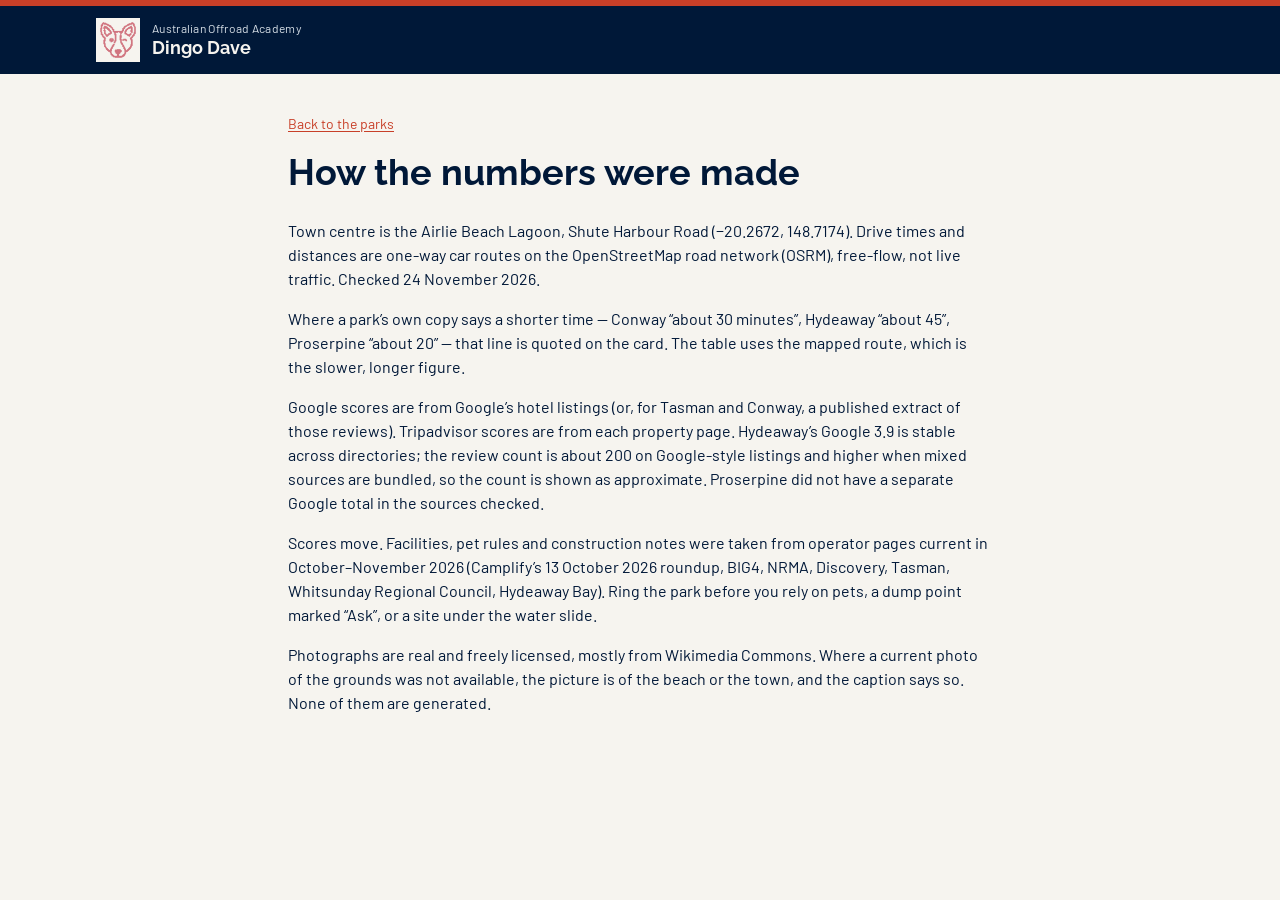
<file: airlie-parks/numbers.html>
<!DOCTYPE html><html lang="en-AU"><head><meta name="twitter:card" content="summary_large_image"><meta property="og:title" content="Airlie Parks · AORA"><meta property="og:description" content="Caravan parks in and around Airlie Beach, for the Australian Offroad Academy stay ledger."><meta charSet="utf-8"/><meta name="viewport" content="width=device-width, initial-scale=1"/><link rel="preload" as="image" href="brand/dingo-mark.png"/><link rel="stylesheet" href="./assets/styles-BeqEbzRb.css" data-precedence="default"/><link rel="stylesheet" href="https://fonts.googleapis.com/css2?family=Barlow:wght@400;500;600&amp;family=Raleway:wght@600;700&amp;display=swap" data-precedence="default"/><title>How the numbers were made · Airlie Parks</title><meta name="description" content="AORA fact sheet of caravan parks in and around Airlie Beach, for Dingo Dave’s stay ledger. Drive time from the lagoon, facilities, and Google and Tripadvisor scores."/><meta name="theme-color" content="#001838"/><link rel="modulepreload" href="assets/index-DuAsvJ2u.js"/><link rel="modulepreload" href="assets/rolldown-runtime-hePW80VL.js"/><link rel="modulepreload" href="assets/numbers-CABmGEI7.js"/><link rel="icon" type="image/svg+xml" href="favicon.svg"/><link rel="preconnect" href="https://fonts.googleapis.com"/><link rel="preconnect" href="https://fonts.gstatic.com" crossorigin="anonymous"/><link rel="manifest" href="/__grok/manifest.webmanifest"/><link rel="apple-touch-icon" href="/__grok/icon-180.png"/><meta name="apple-mobile-web-app-title" content="Airlie Parks · AORA"><meta name="apple-mobile-web-app-status-bar-style" content="black"></head><body><!--$--><div class="bg-ink text-paper"><div class="h-1.5 bg-reef"></div><div class="mx-auto flex max-w-6xl items-center justify-between gap-3 px-4 py-3 md:px-8"><a href="./" class="flex min-h-11 items-center gap-3 text-paper"><img src="brand/dingo-mark.png" alt="" class="size-11 bg-paper p-1"/><span><span class="block text-xs tracking-wide text-sand">Australian Offroad Academy</span><span class="font-display text-lg font-bold leading-none">Dingo Dave</span></span></a></div></div><main class="mx-auto max-w-3xl px-4 pb-16 pt-6 md:px-8 md:pt-10"><p class="text-sm"><a href="./" class="text-reef underline underline-offset-2">Back to the parks</a></p><h1 class="mt-4 font-display text-4xl font-bold leading-tight text-ink">How the numbers were made</h1><ul class="mt-6 grid gap-4 text-base text-ink"><li>Town centre is the Airlie Beach Lagoon, Shute Harbour Road (−20.2672, 148.7174). Drive times and distances are one-way car routes on the OpenStreetMap road network (OSRM), free-flow, not live traffic. Checked 24 November 2026.</li><li>Where a park’s own copy says a shorter time — Conway “about 30 minutes”, Hydeaway “about 45”, Proserpine “about 20” — that line is quoted on the card. The table uses the mapped route, which is the slower, longer figure.</li><li>Google scores are from Google’s hotel listings (or, for Tasman and Conway, a published extract of those reviews). Tripadvisor scores are from each property page. Hydeaway’s Google 3.9 is stable across directories; the review count is about 200 on Google-style listings and higher when mixed sources are bundled, so the count is shown as approximate. Proserpine did not have a separate Google total in the sources checked.</li><li>Scores move. Facilities, pet rules and construction notes were taken from operator pages current in October–November 2026 (Camplify’s 13 October 2026 roundup, BIG4, NRMA, Discovery, Tasman, Whitsunday Regional Council, Hydeaway Bay). Ring the park before you rely on pets, a dump point marked “Ask”, or a site under the water slide.</li><li>Photographs are real and freely licensed, mostly from Wikimedia Commons. Where a current photo of the grounds was not available, the picture is of the beach or the town, and the caption says so. None of them are generated.</li></ul></main><!--/$--></body></html>
</file>
<file: airlie-parks/assets/styles-BeqEbzRb.css>
/*! tailwindcss v4.3.3 | MIT License | https://tailwindcss.com */
@layer properties{@supports (((-webkit-hyphens:none)) and (not (margin-trim:inline))) or ((-moz-orient:inline) and (not (color:rgb(from red r g b)))){*,:before,:after,::backdrop{--tw-rotate-x:initial;--tw-rotate-y:initial;--tw-rotate-z:initial;--tw-skew-x:initial;--tw-skew-y:initial;--tw-border-style:solid;--tw-leading:initial;--tw-font-weight:initial;--tw-tracking:initial;--tw-blur:initial;--tw-brightness:initial;--tw-contrast:initial;--tw-grayscale:initial;--tw-hue-rotate:initial;--tw-invert:initial;--tw-opacity:initial;--tw-saturate:initial;--tw-sepia:initial;--tw-drop-shadow:initial;--tw-drop-shadow-color:initial;--tw-drop-shadow-alpha:100%;--tw-drop-shadow-size:initial}}}@layer theme{:root,:host{--font-sans:"Barlow", ui-sans-serif, system-ui, sans-serif;--font-mono:ui-monospace, SFMono-Regular, Menlo, Monaco, Consolas, "Liberation Mono", "Courier New", monospace;--color-red-500:oklch(63.7% .237 25.331);--color-zinc-50:oklch(98.5% 0 none);--color-zinc-400:oklch(70.5% .015 286.067);--color-zinc-500:oklch(55.2% .016 285.938);--color-zinc-900:oklch(21% .006 285.885);--color-zinc-950:oklch(14.1% .005 285.823);--color-neutral-100:oklch(97% 0 none);--color-neutral-300:oklch(87% 0 none);--color-neutral-700:oklch(37.1% 0 none);--color-neutral-900:oklch(20.5% 0 none);--color-black:#000;--color-white:#fff;--spacing:.25rem;--container-xs:20rem;--container-sm:24rem;--container-md:28rem;--container-xl:36rem;--container-3xl:48rem;--container-6xl:72rem;--text-xs:.75rem;--text-xs--line-height:calc(1 / .75);--text-sm:.875rem;--text-sm--line-height:calc(1.25 / .875);--text-base:1rem;--text-base--line-height:calc(1.5 / 1);--text-lg:1.125rem;--text-lg--line-height:calc(1.75 / 1.125);--text-2xl:1.5rem;--text-2xl--line-height:calc(2 / 1.5);--text-4xl:2.25rem;--text-4xl--line-height:calc(2.5 / 2.25);--text-6xl:3.75rem;--text-6xl--line-height:1;--font-weight-medium:500;--font-weight-semibold:600;--font-weight-bold:700;--tracking-wide:.025em;--leading-tight:1.25;--leading-snug:1.375;--radius-md:.375rem;--default-font-family:var(--font-sans);--default-mono-font-family:var(--font-mono);--font-display:"Raleway", "Barlow", ui-sans-serif, sans-serif;--color-ink:#001838;--color-paper:#f6f4ef;--color-sand:#d5dee6;--color-reef:#c83f28;--color-foam:#fff;--color-clay:#8c2f22;--color-muted:#3a4d60;--color-line:#d5dde4}}@layer base{*,:after,:before,::backdrop{box-sizing:border-box;border:0 solid;margin:0;padding:0}::file-selector-button{box-sizing:border-box;border:0 solid;margin:0;padding:0}html,:host{-webkit-text-size-adjust:100%;tab-size:4;line-height:1.5;font-family:var(--default-font-family,-apple-system, BlinkMacSystemFont, "Segoe UI", Roboto, "Helvetica Neue", "Noto Sans", Arial, sans-serif, "Apple Color Emoji", "Segoe UI Emoji", "Segoe UI Symbol", "Noto Color Emoji");font-feature-settings:var(--default-font-feature-settings,normal);font-variation-settings:var(--default-font-variation-settings,normal);-webkit-tap-highlight-color:transparent}hr{height:0;color:inherit;border-top-width:1px}abbr:where([title]){-webkit-text-decoration:underline dotted;text-decoration:underline dotted}h1,h2,h3,h4,h5,h6{font-size:inherit;font-weight:inherit}a{color:inherit;-webkit-text-decoration:inherit;-webkit-text-decoration:inherit;-webkit-text-decoration:inherit;-webkit-text-decoration:inherit;text-decoration:inherit}b,strong{font-weight:bolder}code,kbd,samp,pre{font-family:var(--default-mono-font-family,ui-monospace, SFMono-Regular, Menlo, Monaco, Consolas, "Liberation Mono", "Courier New", monospace);font-feature-settings:var(--default-mono-font-feature-settings,normal);font-variation-settings:var(--default-mono-font-variation-settings,normal);font-size:1em}small{font-size:80%}sub,sup{vertical-align:baseline;font-size:75%;line-height:0;position:relative}sub{bottom:-.25em}sup{top:-.5em}table{text-indent:0;border-color:inherit;border-collapse:collapse}:-moz-focusring:where(:not(iframe)){outline:auto}progress{vertical-align:baseline}summary{display:list-item}ol,ul,menu{list-style:none}img,svg,video,canvas,audio,iframe,embed,object{vertical-align:middle;display:block}img,video{max-width:100%;height:auto}button,input,select,optgroup,textarea{font:inherit;font-feature-settings:inherit;font-variation-settings:inherit;letter-spacing:inherit;color:inherit;opacity:1;background-color:#0000;border-radius:0}::file-selector-button{font:inherit;font-feature-settings:inherit;font-variation-settings:inherit;letter-spacing:inherit;color:inherit;opacity:1;background-color:#0000;border-radius:0}:where(select:is([multiple],[size])) optgroup{font-weight:bolder}:where(select:is([multiple],[size])) optgroup option{padding-inline-start:20px}::file-selector-button{margin-inline-end:4px}::placeholder{opacity:1}@supports (not ((-webkit-appearance:-apple-pay-button))) or (contain-intrinsic-size:1px){::placeholder{color:currentColor}@supports (color:color-mix(in lab, red, red)){::placeholder{color:color-mix(in oklab, currentcolor 50%, transparent)}}}textarea{resize:vertical}::-webkit-search-decoration{-webkit-appearance:none}::-webkit-date-and-time-value{min-height:1lh;text-align:inherit}::-webkit-datetime-edit{display:inline-flex}::-webkit-datetime-edit-fields-wrapper{padding:0}::-webkit-datetime-edit{padding-block:0}::-webkit-datetime-edit-year-field{padding-block:0}::-webkit-datetime-edit-month-field{padding-block:0}::-webkit-datetime-edit-day-field{padding-block:0}::-webkit-datetime-edit-hour-field{padding-block:0}::-webkit-datetime-edit-minute-field{padding-block:0}::-webkit-datetime-edit-second-field{padding-block:0}::-webkit-datetime-edit-millisecond-field{padding-block:0}::-webkit-datetime-edit-meridiem-field{padding-block:0}::-webkit-calendar-picker-indicator{line-height:1}:-moz-ui-invalid{box-shadow:none}button,input:where([type=button],[type=reset],[type=submit]){appearance:button}::file-selector-button{appearance:button}::-webkit-inner-spin-button{height:auto}::-webkit-outer-spin-button{height:auto}[hidden]:where(:not([hidden=until-found])){display:none!important}html{background:var(--color-paper);color:var(--color-ink)}body{background:var(--color-paper);min-height:100vh;color:var(--color-ink);font-family:var(--font-sans);margin:0;line-height:1.5}button:not(:disabled),[role=button]:not(:disabled){cursor:pointer}::selection{background:var(--color-reef);color:var(--color-paper)}}@layer components;@layer utilities{.collapse{visibility:collapse}.visible{visibility:visible}.absolute{position:absolute}.fixed{position:fixed}.relative{position:relative}.static{position:static}.mx-auto{margin-inline:auto}.mt-0\.5{margin-top:calc(var(--spacing) * .5)}.mt-1{margin-top:var(--spacing)}.mt-2{margin-top:calc(var(--spacing) * 2)}.mt-3{margin-top:calc(var(--spacing) * 3)}.mt-4{margin-top:calc(var(--spacing) * 4)}.mt-6{margin-top:calc(var(--spacing) * 6)}.mt-8{margin-top:calc(var(--spacing) * 8)}.mt-10{margin-top:calc(var(--spacing) * 10)}.mt-12{margin-top:calc(var(--spacing) * 12)}.mb-3{margin-bottom:calc(var(--spacing) * 3)}.ml-2{margin-left:calc(var(--spacing) * 2)}.block{display:block}.flex{display:flex}.grid{display:grid}.inline{display:inline}.inline-flex{display:inline-flex}.table{display:table}.aspect-\[9\/16\]{aspect-ratio:9/16}.size-4{width:calc(var(--spacing) * 4);height:calc(var(--spacing) * 4)}.size-10{width:calc(var(--spacing) * 10);height:calc(var(--spacing) * 10)}.size-11{width:calc(var(--spacing) * 11);height:calc(var(--spacing) * 11)}.h-1{height:var(--spacing)}.h-1\.5{height:calc(var(--spacing) * 1.5)}.h-8{height:calc(var(--spacing) * 8)}.h-12{height:calc(var(--spacing) * 12)}.h-14{height:calc(var(--spacing) * 14)}.h-44{height:calc(var(--spacing) * 44)}.h-64{height:calc(var(--spacing) * 64)}.min-h-11{min-height:calc(var(--spacing) * 11)}.min-h-screen{min-height:100vh}.w-8{width:calc(var(--spacing) * 8)}.w-16{width:calc(var(--spacing) * 16)}.w-auto{width:auto}.w-full{width:100%}.max-w-3xl{max-width:var(--container-3xl)}.max-w-6xl{max-width:var(--container-6xl)}.max-w-md{max-width:var(--container-md)}.max-w-sm{max-width:var(--container-sm)}.max-w-xs{max-width:var(--container-xs)}.min-w-0{min-width:0}.shrink-0{flex-shrink:0}.border-collapse{border-collapse:collapse}.transform{transform:var(--tw-rotate-x,) var(--tw-rotate-y,) var(--tw-rotate-z,) var(--tw-skew-x,) var(--tw-skew-y,)}.cursor-pointer{cursor:pointer}.grid-cols-2{grid-template-columns:repeat(2,minmax(0,1fr))}.grid-cols-3{grid-template-columns:repeat(3,minmax(0,1fr))}.flex-col{flex-direction:column}.flex-wrap{flex-wrap:wrap}.place-items-center{place-items:center}.items-center{align-items:center}.items-end{align-items:flex-end}.justify-between{justify-content:space-between}.justify-center{justify-content:center}.gap-2{gap:calc(var(--spacing) * 2)}.gap-3{gap:calc(var(--spacing) * 3)}.gap-4{gap:calc(var(--spacing) * 4)}.gap-6{gap:calc(var(--spacing) * 6)}.gap-px{gap:1px}.overflow-hidden{overflow:hidden}.overflow-x-auto{overflow-x:auto}.rounded-full{border-radius:2147483647px}.rounded-md{border-radius:var(--radius-md)}.border{border-style:var(--tw-border-style);border-width:1px}.border-t{border-top-style:var(--tw-border-style);border-top-width:1px}.border-b{border-bottom-style:var(--tw-border-style);border-bottom-width:1px}.border-l-2{border-left-style:var(--tw-border-style);border-left-width:2px}.border-clay{border-color:var(--color-clay)}.border-ink{border-color:var(--color-ink)}.border-line{border-color:var(--color-line)}.border-neutral-300{border-color:var(--color-neutral-300)}.border-reef{border-color:var(--color-reef)}.bg-black\/10{background-color:#0000001a}@supports (color:color-mix(in lab, red, red)){.bg-black\/10{background-color:color-mix(in oklab, var(--color-black) 10%, transparent)}}.bg-foam{background-color:var(--color-foam)}.bg-ink{background-color:var(--color-ink)}.bg-line{background-color:var(--color-line)}.bg-paper{background-color:var(--color-paper)}.bg-reef{background-color:var(--color-reef)}.bg-sand{background-color:var(--color-sand)}.bg-zinc-50{background-color:var(--color-zinc-50)}.object-cover{object-fit:cover}.p-1{padding:var(--spacing)}.p-3{padding:calc(var(--spacing) * 3)}.p-4{padding:calc(var(--spacing) * 4)}.px-2{padding-inline:calc(var(--spacing) * 2)}.px-3{padding-inline:calc(var(--spacing) * 3)}.px-4{padding-inline:calc(var(--spacing) * 4)}.px-6{padding-inline:calc(var(--spacing) * 6)}.py-2{padding-block:calc(var(--spacing) * 2)}.py-3{padding-block:calc(var(--spacing) * 3)}.py-4{padding-block:calc(var(--spacing) * 4)}.py-8{padding-block:calc(var(--spacing) * 8)}.pt-4{padding-top:calc(var(--spacing) * 4)}.pt-6{padding-top:calc(var(--spacing) * 6)}.pb-1{padding-bottom:var(--spacing)}.pb-6{padding-bottom:calc(var(--spacing) * 6)}.pb-16{padding-bottom:calc(var(--spacing) * 16)}.pl-3{padding-left:calc(var(--spacing) * 3)}.text-center{text-align:center}.text-left{text-align:left}.font-display{font-family:var(--font-display)}.text-2xl{font-size:var(--text-2xl);line-height:var(--tw-leading,var(--text-2xl--line-height))}.text-4xl{font-size:var(--text-4xl);line-height:var(--tw-leading,var(--text-4xl--line-height))}.text-base{font-size:var(--text-base);line-height:var(--tw-leading,var(--text-base--line-height))}.text-lg{font-size:var(--text-lg);line-height:var(--tw-leading,var(--text-lg--line-height))}.text-sm{font-size:var(--text-sm);line-height:var(--tw-leading,var(--text-sm--line-height))}.text-xs{font-size:var(--text-xs);line-height:var(--tw-leading,var(--text-xs--line-height))}.leading-none{--tw-leading:1;line-height:1}.leading-snug{--tw-leading:var(--leading-snug);line-height:var(--leading-snug)}.leading-tight{--tw-leading:var(--leading-tight);line-height:var(--leading-tight)}.font-bold{--tw-font-weight:var(--font-weight-bold);font-weight:var(--font-weight-bold)}.font-medium{--tw-font-weight:var(--font-weight-medium);font-weight:var(--font-weight-medium)}.font-semibold{--tw-font-weight:var(--font-weight-semibold);font-weight:var(--font-weight-semibold)}.tracking-wide{--tw-tracking:var(--tracking-wide);letter-spacing:var(--tracking-wide)}.break-words{overflow-wrap:break-word}.whitespace-nowrap{white-space:nowrap}.text-clay{color:var(--color-clay)}.text-ink{color:var(--color-ink)}.text-muted{color:var(--color-muted)}.text-paper{color:var(--color-paper)}.text-red-500{color:var(--color-red-500)}.text-reef{color:var(--color-reef)}.text-sand{color:var(--color-sand)}.text-zinc-500{color:var(--color-zinc-500)}.text-zinc-900{color:var(--color-zinc-900)}.underline{text-decoration-line:underline}.decoration-line{-webkit-text-decoration-color:var(--color-line);-webkit-text-decoration-color:var(--color-line);-webkit-text-decoration-color:var(--color-line);text-decoration-color:var(--color-line)}.decoration-reef{-webkit-text-decoration-color:var(--color-reef);-webkit-text-decoration-color:var(--color-reef);-webkit-text-decoration-color:var(--color-reef);text-decoration-color:var(--color-reef)}.underline-offset-2{text-underline-offset:2px}.underline-offset-4{text-underline-offset:4px}.opacity-70{opacity:.7}.filter{filter:var(--tw-blur,) var(--tw-brightness,) var(--tw-contrast,) var(--tw-grayscale,) var(--tw-hue-rotate,) var(--tw-invert,) var(--tw-saturate,) var(--tw-sepia,) var(--tw-drop-shadow,)}@media (hover:hover){.hover\:bg-neutral-100:hover{background-color:var(--color-neutral-100)}.hover\:underline:hover{text-decoration-line:underline}}.disabled\:cursor-wait:disabled{cursor:wait}.disabled\:no-underline:disabled{text-decoration-line:none}@media (width>=40rem){.sm\:h-80{height:calc(var(--spacing) * 80)}.sm\:grid-cols-2{grid-template-columns:repeat(2,minmax(0,1fr))}}@media (width>=48rem){.md\:h-16{height:calc(var(--spacing) * 16)}.md\:h-56{height:calc(var(--spacing) * 56)}.md\:h-\[28rem\]{height:28rem}.md\:max-w-xl{max-width:var(--container-xl)}.md\:grid-cols-1{grid-template-columns:repeat(1,minmax(0,1fr))}.md\:grid-cols-\[minmax\(0\,18rem\)_1fr\]{grid-template-columns:minmax(0,18rem) 1fr}.md\:p-6{padding:calc(var(--spacing) * 6)}.md\:px-8{padding-inline:calc(var(--spacing) * 8)}.md\:pt-10{padding-top:calc(var(--spacing) * 10)}.md\:text-6xl{font-size:var(--text-6xl);line-height:var(--tw-leading,var(--text-6xl--line-height))}.md\:text-lg{font-size:var(--text-lg);line-height:var(--tw-leading,var(--text-lg--line-height))}}@media (prefers-color-scheme:dark){.dark\:border-neutral-700{border-color:var(--color-neutral-700)}.dark\:bg-white\/20{background-color:#fff3}@supports (color:color-mix(in lab, red, red)){.dark\:bg-white\/20{background-color:color-mix(in oklab, var(--color-white) 20%, transparent)}}.dark\:bg-zinc-950{background-color:var(--color-zinc-950)}.dark\:text-zinc-50{color:var(--color-zinc-50)}.dark\:text-zinc-400{color:var(--color-zinc-400)}@media (hover:hover){.dark\:hover\:bg-neutral-900:hover{background-color:var(--color-neutral-900)}}}}.map-frame{background:var(--color-sand);width:100%;height:22rem}@media (width>=768px){.map-frame{height:32rem}}.compare-table{min-width:58rem}.leaflet-div-icon.park-pin-wrap,.leaflet-div-icon.lagoon-pin{background:0 0;border:none}.park-pin{background:var(--color-ink);width:2rem;height:2rem;color:var(--color-paper);font-family:var(--font-sans);border:2px solid var(--color-paper);border-radius:999px;place-items:center;font-size:.8125rem;font-weight:600;display:grid;box-shadow:0 1px 4px #00183859}.park-pin.is-on{background:var(--color-reef);outline:2px solid var(--color-ink)}.lagoon-pin span{background:var(--color-clay);color:var(--color-paper);font-family:var(--font-sans);letter-spacing:.02em;white-space:nowrap;border-radius:999px;padding:.2rem .55rem;font-size:.75rem;font-weight:600;display:inline-block;box-shadow:0 1px 4px #0018384d}.leaflet-tooltip{font-family:var(--font-sans);background:var(--color-ink);color:var(--color-paper);box-shadow:none;border:none;border-radius:.4rem;padding:.25rem .5rem}.leaflet-tooltip-top:before{border-top-color:var(--color-ink)}@media (prefers-reduced-motion:reduce){html{scroll-behavior:auto}}@property --tw-rotate-x{syntax:"*";inherits:false}@property --tw-rotate-y{syntax:"*";inherits:false}@property --tw-rotate-z{syntax:"*";inherits:false}@property --tw-skew-x{syntax:"*";inherits:false}@property --tw-skew-y{syntax:"*";inherits:false}@property --tw-border-style{syntax:"*";inherits:false;initial-value:solid}@property --tw-leading{syntax:"*";inherits:false}@property --tw-font-weight{syntax:"*";inherits:false}@property --tw-tracking{syntax:"*";inherits:false}@property --tw-blur{syntax:"*";inherits:false}@property --tw-brightness{syntax:"*";inherits:false}@property --tw-contrast{syntax:"*";inherits:false}@property --tw-grayscale{syntax:"*";inherits:false}@property --tw-hue-rotate{syntax:"*";inherits:false}@property --tw-invert{syntax:"*";inherits:false}@property --tw-opacity{syntax:"*";inherits:false}@property --tw-saturate{syntax:"*";inherits:false}@property --tw-sepia{syntax:"*";inherits:false}@property --tw-drop-shadow{syntax:"*";inherits:false}@property --tw-drop-shadow-color{syntax:"*";inherits:false}@property --tw-drop-shadow-alpha{syntax:"<percentage>";inherits:false;initial-value:100%}@property --tw-drop-shadow-size{syntax:"*";inherits:false}
</file>
